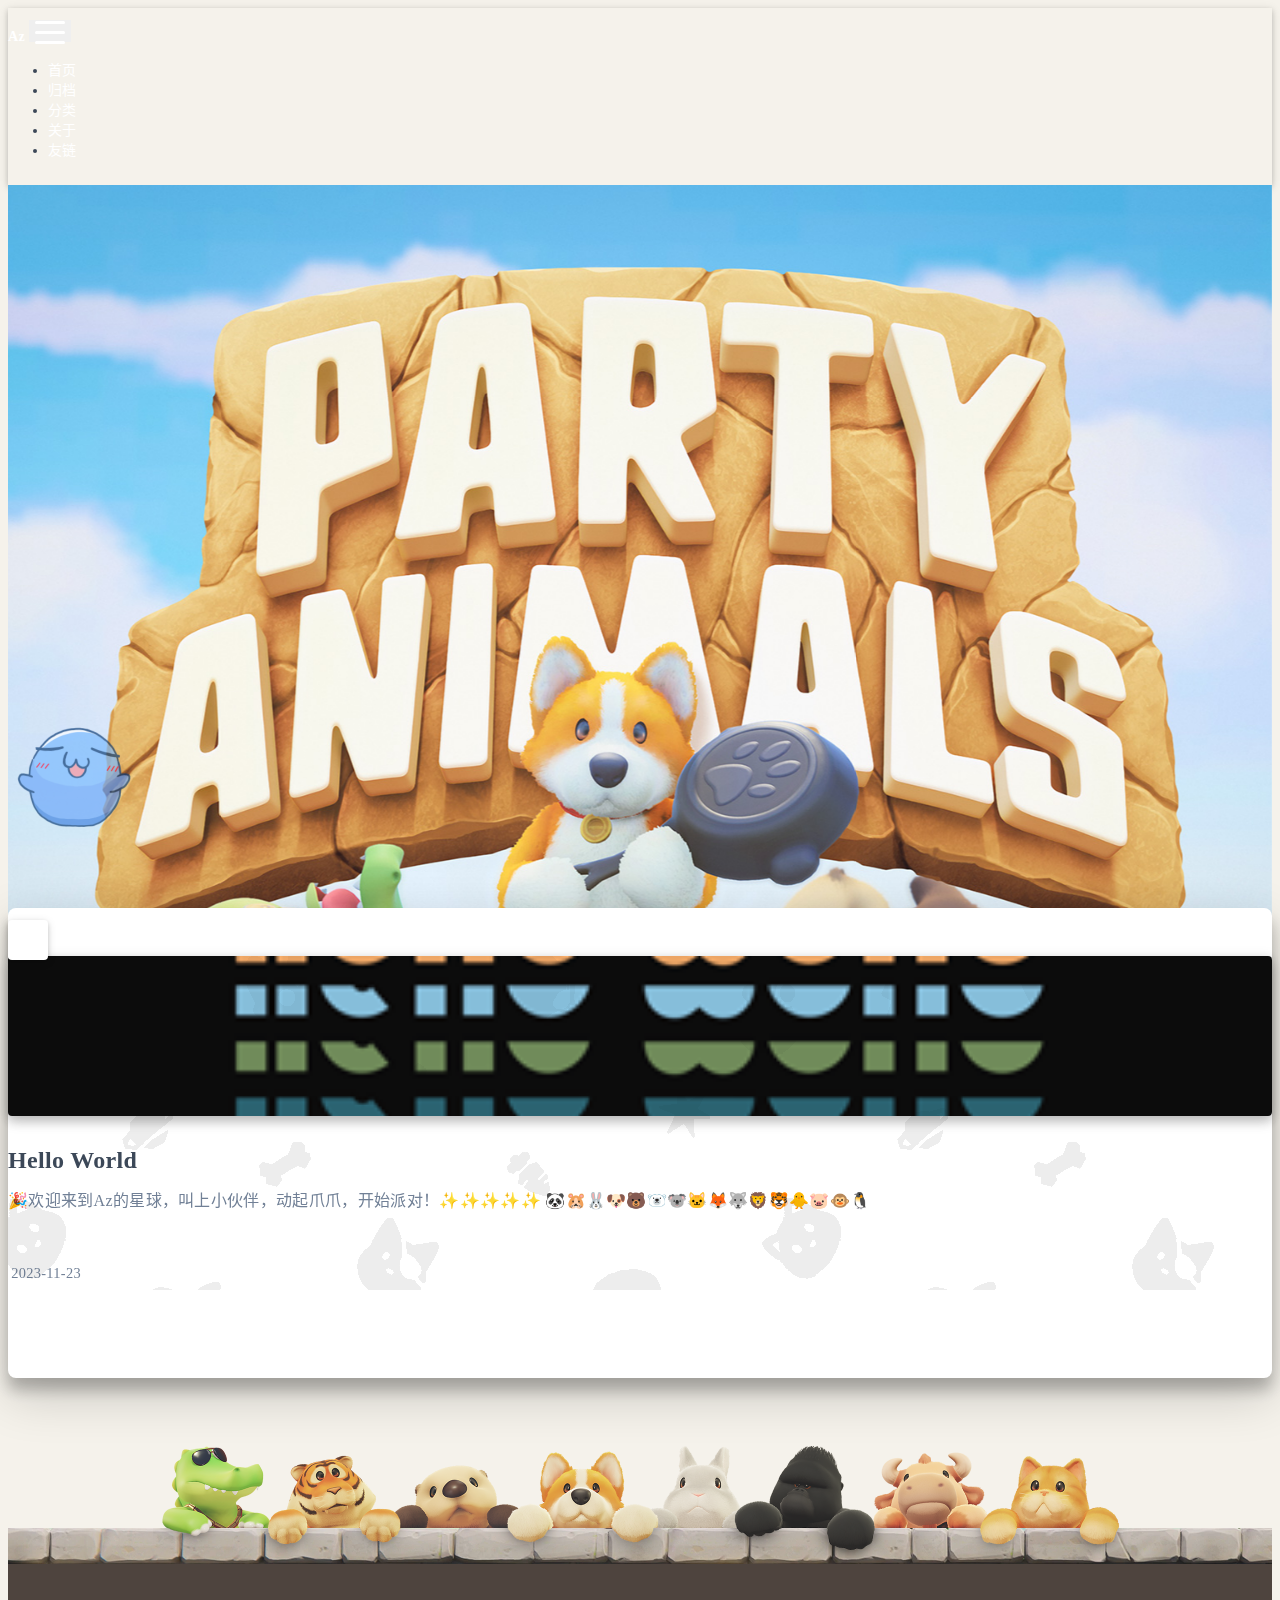
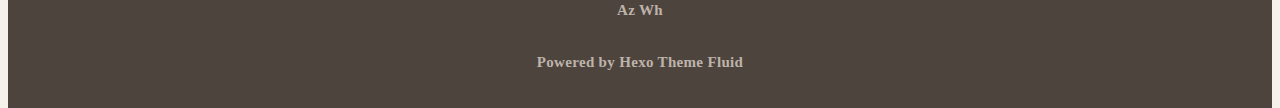
<file: index.html>
<!DOCTYPE html>
<html lang="zh-CN" >



<head>
  <meta charset="UTF-8">
  <link rel="apple-touch-icon" sizes="76x76" href="/img/Elk.png">
  <link rel="icon" href="/img/Elk.svg">
  <meta name="viewport" content="width=device-width, initial-scale=1.0, maximum-scale=5.0, shrink-to-fit=no">
  <meta http-equiv="x-ua-compatible" content="ie=edge">
  
  <meta name="theme-color" content="#2f4154">
  <meta name="author" content="Az">
  <meta name="keywords" content="">
  
    <meta property="og:type" content="website">
<meta property="og:title" content="Az的知识星球">
<meta property="og:url" content="http://example.com/index.html">
<meta property="og:site_name" content="Az的知识星球">
<meta property="og:locale" content="zh_CN">
<meta property="article:author" content="Az">
<meta name="twitter:card" content="summary_large_image">
  
  
  
  <title>Az的知识星球</title>

  <link  rel="stylesheet" href="https://lib.baomitu.com/twitter-bootstrap/4.6.1/css/bootstrap.min.css" />





<!-- 主题依赖的图标库，不要自行修改 -->
<!-- Do not modify the link that theme dependent icons -->

<link rel="stylesheet" href="//at.alicdn.com/t/font_1749284_hj8rtnfg7um.css">



<link rel="stylesheet" href="//at.alicdn.com/t/font_1736178_lbnruvf0jn.css">


<link  rel="stylesheet" href="/css/main.css" />


  <link id="highlight-css" rel="stylesheet" href="/css/highlight.css" />
  



  
<link rel="stylesheet" href="/css/general.css">



  <script id="fluid-configs">
    var Fluid = window.Fluid || {};
    Fluid.ctx = Object.assign({}, Fluid.ctx)
    var CONFIG = {"hostname":"example.com","root":"/","version":"1.9.5-a","typing":{"enable":true,"typeSpeed":70,"cursorChar":"_","loop":false,"scope":[]},"anchorjs":{"enable":true,"element":"h1,h2,h3,h4,h5,h6","placement":"left","visible":"hover","icon":"❡"},"progressbar":{"enable":true,"height_px":3,"color":"#29d","options":{"showSpinner":false,"trickleSpeed":100}},"code_language":{"enable":true,"default":"TEXT"},"copy_btn":true,"image_caption":{"enable":true},"image_zoom":{"enable":true,"img_url_replace":["",""]},"toc":{"enable":true,"placement":"right","headingSelector":"h1,h2,h3,h4,h5,h6","collapseDepth":2},"lazyload":{"enable":true,"loading_img":"/img/loading.gif","onlypost":false,"offset_factor":2},"web_analytics":{"enable":false,"follow_dnt":true,"baidu":null,"google":{"measurement_id":null},"tencent":{"sid":null,"cid":null},"woyaola":null,"cnzz":null,"leancloud":{"app_id":null,"app_key":null,"server_url":null,"path":"window.location.pathname","ignore_local":false}},"search_path":"/local-search.xml","include_content_in_search":true};

    if (CONFIG.web_analytics.follow_dnt) {
      var dntVal = navigator.doNotTrack || window.doNotTrack || navigator.msDoNotTrack;
      Fluid.ctx.dnt = dntVal && (dntVal.startsWith('1') || dntVal.startsWith('yes') || dntVal.startsWith('on'));
    }
  </script>
  <script  src="/js/utils.js" ></script>
  <script  src="/js/color-schema.js" ></script>
  


  
<meta name="generator" content="Hexo 6.3.0"></head>


<body>
  

  <header>
    

<div class="header-inner" style="height: 100vh;">
  <nav id="navbar" class="navbar fixed-top  navbar-expand-lg navbar-dark scrolling-navbar">
  <div class="container">
    <a class="navbar-brand" href="/">
      <strong>Az</strong>
    </a>

    <button id="navbar-toggler-btn" class="navbar-toggler" type="button" data-toggle="collapse"
            data-target="#navbarSupportedContent"
            aria-controls="navbarSupportedContent" aria-expanded="false" aria-label="Toggle navigation">
      <div class="animated-icon"><span></span><span></span><span></span></div>
    </button>

    <!-- Collapsible content -->
    <div class="collapse navbar-collapse" id="navbarSupportedContent">
      <ul class="navbar-nav ml-auto text-center">
        
          
          
          
          
            <li class="nav-item">
              <a class="nav-link" href="/">
                <i class="iconfont icon-home-fill"></i>
                <span>首页</span>
              </a>
            </li>
          
        
          
          
          
          
            <li class="nav-item">
              <a class="nav-link" href="/archives/">
                <i class="iconfont icon-archive-fill"></i>
                <span>归档</span>
              </a>
            </li>
          
        
          
          
          
          
            <li class="nav-item">
              <a class="nav-link" href="/categories/">
                <i class="iconfont icon-category-fill"></i>
                <span>分类</span>
              </a>
            </li>
          
        
          
          
          
          
            <li class="nav-item">
              <a class="nav-link" href="/about/">
                <i class="iconfont icon-user-fill"></i>
                <span>关于</span>
              </a>
            </li>
          
        
          
          
          
          
            <li class="nav-item">
              <a class="nav-link" href="/links/">
                <i class="iconfont icon-link-fill"></i>
                <span>友链</span>
              </a>
            </li>
          
        
        
        
      </ul>
    </div>
  </div>
</nav>

  

<div id="banner" class="banner" parallax=true
     style="background: url('/img/media-image-2.jpg') no-repeat center center; background-size: cover;">
  <div class="full-bg-img">
    <div class="mask flex-center" style="background-color: rgba(0, 0, 0, 0)">
      <div class="banner-text text-center fade-in-up">
        <div class="h2">
          
            <span id="subtitle" data-typed-text=""></span>
          
        </div>

        
      </div>

      
        <div class="scroll-down-bar">
          <i class="iconfont icon-arrowdown"></i>
        </div>
      
    </div>
  </div>
</div>

</div>

  </header>

  <main>
    
      <div class="container nopadding-x-md">
        <div id="board"
          style="margin-top: 0">
          
          <div class="container">
            <div class="row">
              <div class="col-12 col-md-10 m-auto">
                


  <div class="row mx-auto index-card">
    
    
      <div class="col-12 col-md-4 m-auto index-img">
        <a href="/posts/4a17b156/" target="_self">
          <img src="/img/helloworld.png" srcset="/img/loading.gif" lazyload alt="Hello World">
        </a>
      </div>
    
    <article class="col-12 col-md-8 mx-auto index-info">
      <h2 class="index-header">
        
        <a href="/posts/4a17b156/" target="_self">
          Hello World
        </a>
      </h2>

      
      <a class="index-excerpt " href="/posts/4a17b156/" target="_self">
        <div>
          🎉欢迎来到Az的星球，叫上小伙伴，动起爪爪，开始派对！✨✨✨✨✨ 🐼🐹🐰🐶🐻🐻‍❄️🐨🐱🦊🐺🦁🐯🐥🐷🐵🐧
        </div>
      </a>

      <div class="index-btm post-metas">
        
          <div class="post-meta mr-3">
            <i class="iconfont icon-date"></i>
            <time datetime="2023-11-23 18:40" pubdate>
              2023-11-23
            </time>
          </div>
        
        
        
      </div>
    </article>
  </div>





              </div>
            </div>
          </div>
        </div>
      </div>
    

    
      <a id="scroll-top-button" aria-label="TOP" href="#" role="button">
        <i class="iconfont icon-arrowup" aria-hidden="true"></i>
      </a>
    

    

    
  </main>

  <footer>
    <div class="footer-inner">
  
    <div class="footer-content">
       <footer id="footer" role="contentinfo"> <div class="divider"> <div class="wall"></div> <img class="animals" src="/img/footer_animals_new.png" srcset="/img/loading.gif" lazyload alt="Footer Animals"> </div> <div class="container" data-index="450"> <p> <a href="https://jovy-rtt.github.io" target="_blank">Az</a> <i class="iconfont icon-love"></i> <a href="#" target="_blank">Wh</a> </p> <p> Powered by  <a href="https://hexo.io" target="_blank" rel="nofollow noopener"><span>Hexo</span></a> <i class="iconfont icon-pen"></i> Theme  <a href="https://github.com/fluid-dev/hexo-theme-fluid" target="_blank" rel="nofollow noopener"><span>Fluid</span></a> </p> </div> </footer> 
    </div>
  
  
  
  
</div>

  </footer>

  <!-- Scripts -->
  
  <script  src="https://lib.baomitu.com/nprogress/0.2.0/nprogress.min.js" ></script>
  <link  rel="stylesheet" href="https://lib.baomitu.com/nprogress/0.2.0/nprogress.min.css" />

  <script>
    NProgress.configure({"showSpinner":false,"trickleSpeed":100})
    NProgress.start()
    window.addEventListener('load', function() {
      NProgress.done();
    })
  </script>


<script  src="https://lib.baomitu.com/jquery/3.6.4/jquery.min.js" ></script>
<script  src="https://lib.baomitu.com/twitter-bootstrap/4.6.1/js/bootstrap.min.js" ></script>
<script  src="/js/events.js" ></script>
<script  src="/js/plugins.js" ></script>


  <script  src="https://lib.baomitu.com/typed.js/2.0.12/typed.min.js" ></script>
  <script>
    (function (window, document) {
      var typing = Fluid.plugins.typing;
      var subtitle = document.getElementById('subtitle');
      if (!subtitle || !typing) {
        return;
      }
      var text = subtitle.getAttribute('data-typed-text');
      
        typing(text);
      
    })(window, document);
  </script>




  
    <script  src="/js/img-lazyload.js" ></script>
  







  
<script src="/js/general.js"></script>



<!-- 主题的启动项，将它保持在最底部 -->
<!-- the boot of the theme, keep it at the bottom -->
<script  src="/js/boot.js" ></script>


  

  <noscript>
    <div class="noscript-warning">博客在允许 JavaScript 运行的环境下浏览效果更佳</div>
  </noscript>
<script src="/live2dw/lib/L2Dwidget.min.js?094cbace49a39548bed64abff5988b05"></script><script>L2Dwidget.init({"pluginRootPath":"live2dw/","pluginJsPath":"lib/","pluginModelPath":"assets/","tagMode":false,"debug":false,"model":{"jsonPath":"/live2dw/assets/wanko.model.json"},"display":{"position":"left","width":150,"height":300},"mobile":{"show":false,"scale":0.5},"react":{"opacity":0.7},"log":false});</script></body>
</html>
</file>
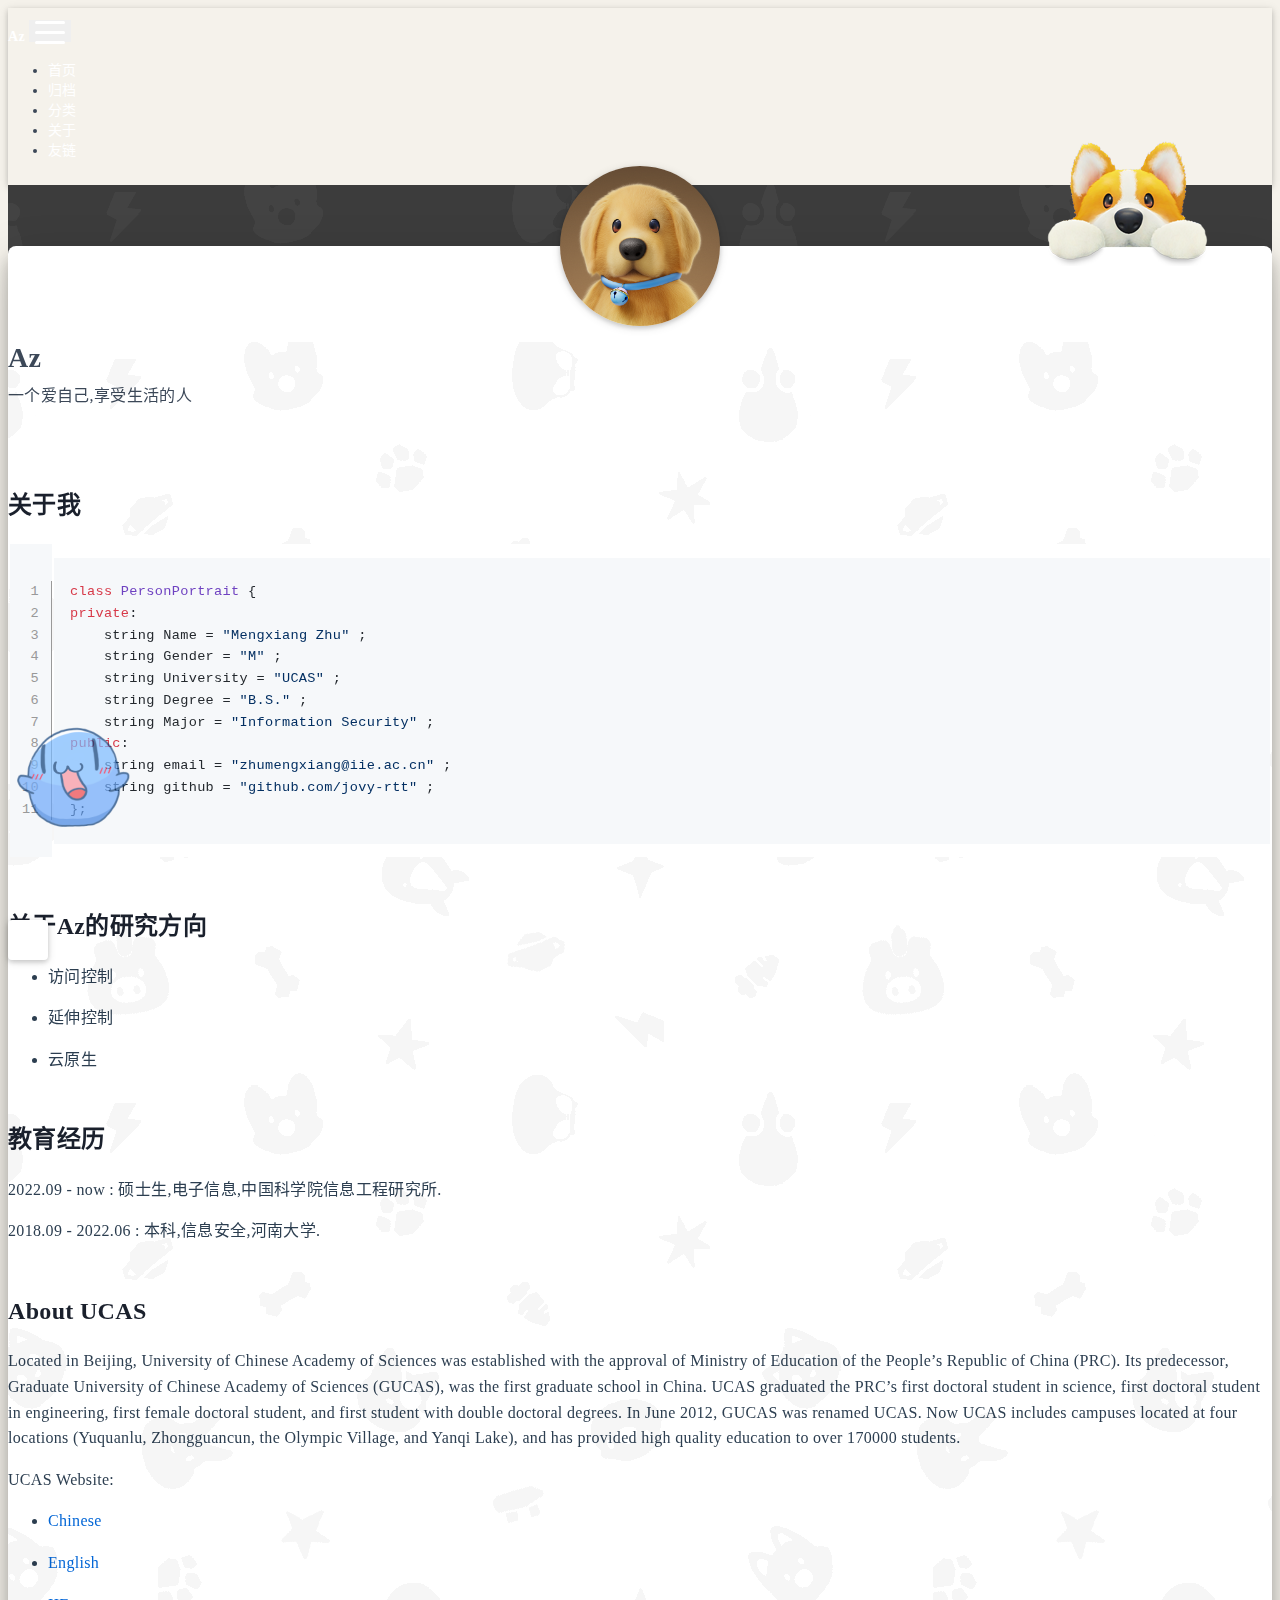
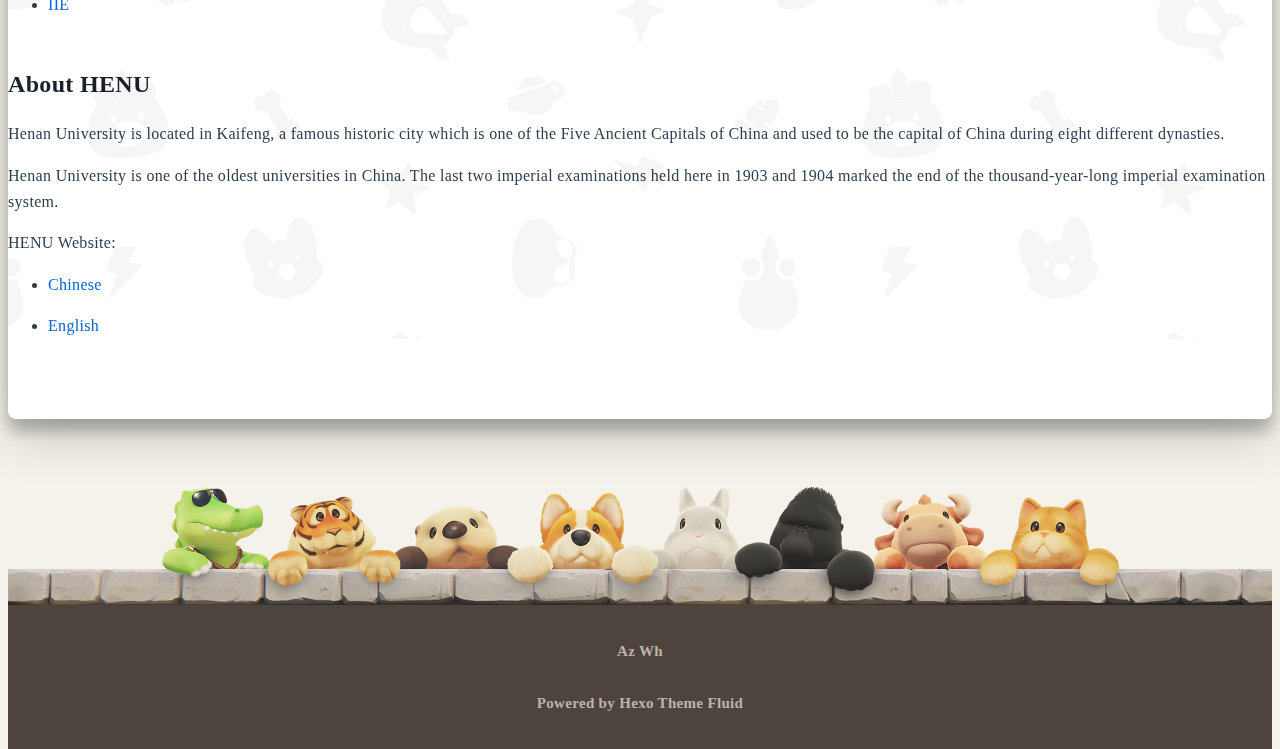
<file: about/index.html>
<!DOCTYPE html>
<html lang="zh-CN" >



<head>
  <meta charset="UTF-8">
  <link rel="apple-touch-icon" sizes="76x76" href="/img/Elk.png">
  <link rel="icon" href="/img/Elk.svg">
  <meta name="viewport" content="width=device-width, initial-scale=1.0, maximum-scale=5.0, shrink-to-fit=no">
  <meta http-equiv="x-ua-compatible" content="ie=edge">
  
  <meta name="theme-color" content="#2f4154">
  <meta name="author" content="Az">
  <meta name="keywords" content="">
  
    <meta name="description" content="关于我1234567891011class PersonPortrait &amp;#123;private:    string Name &#x3D; &quot;Mengxiang Zhu&quot; ;    string Gender &#x3D; &quot;M&quot; ;    string University &#x3D; &quot;UCAS&quot; ;    string Degree &#x3D; &quot;B">
<meta property="og:type" content="website">
<meta property="og:title" content="关于">
<meta property="og:url" content="http://example.com/about/index.html">
<meta property="og:site_name" content="Az的知识星球">
<meta property="og:description" content="关于我1234567891011class PersonPortrait &amp;#123;private:    string Name &#x3D; &quot;Mengxiang Zhu&quot; ;    string Gender &#x3D; &quot;M&quot; ;    string University &#x3D; &quot;UCAS&quot; ;    string Degree &#x3D; &quot;B">
<meta property="og:locale" content="zh_CN">
<meta property="article:published_time" content="2023-12-04T08:15:21.000Z">
<meta property="article:modified_time" content="2023-12-04T12:10:32.783Z">
<meta property="article:author" content="Az">
<meta name="twitter:card" content="summary_large_image">
  
  
  
  <title>关于 - Az的知识星球</title>

  <link  rel="stylesheet" href="https://lib.baomitu.com/twitter-bootstrap/4.6.1/css/bootstrap.min.css" />



  <link  rel="stylesheet" href="https://lib.baomitu.com/github-markdown-css/4.0.0/github-markdown.min.css" />

  <link  rel="stylesheet" href="https://lib.baomitu.com/hint.css/2.7.0/hint.min.css" />

  <link  rel="stylesheet" href="https://lib.baomitu.com/fancybox/3.5.7/jquery.fancybox.min.css" />



<!-- 主题依赖的图标库，不要自行修改 -->
<!-- Do not modify the link that theme dependent icons -->

<link rel="stylesheet" href="//at.alicdn.com/t/font_1749284_hj8rtnfg7um.css">



<link rel="stylesheet" href="//at.alicdn.com/t/font_1736178_lbnruvf0jn.css">


<link  rel="stylesheet" href="/css/main.css" />


  <link id="highlight-css" rel="stylesheet" href="/css/highlight.css" />
  



  
<link rel="stylesheet" href="/css/general.css">



  <script id="fluid-configs">
    var Fluid = window.Fluid || {};
    Fluid.ctx = Object.assign({}, Fluid.ctx)
    var CONFIG = {"hostname":"example.com","root":"/","version":"1.9.5-a","typing":{"enable":true,"typeSpeed":70,"cursorChar":"_","loop":false,"scope":[]},"anchorjs":{"enable":true,"element":"h1,h2,h3,h4,h5,h6","placement":"left","visible":"hover","icon":"❡"},"progressbar":{"enable":true,"height_px":3,"color":"#29d","options":{"showSpinner":false,"trickleSpeed":100}},"code_language":{"enable":true,"default":"TEXT"},"copy_btn":true,"image_caption":{"enable":true},"image_zoom":{"enable":true,"img_url_replace":["",""]},"toc":{"enable":true,"placement":"right","headingSelector":"h1,h2,h3,h4,h5,h6","collapseDepth":2},"lazyload":{"enable":true,"loading_img":"/img/loading.gif","onlypost":false,"offset_factor":2},"web_analytics":{"enable":false,"follow_dnt":true,"baidu":null,"google":{"measurement_id":null},"tencent":{"sid":null,"cid":null},"woyaola":null,"cnzz":null,"leancloud":{"app_id":null,"app_key":null,"server_url":null,"path":"window.location.pathname","ignore_local":false}},"search_path":"/local-search.xml","include_content_in_search":true};

    if (CONFIG.web_analytics.follow_dnt) {
      var dntVal = navigator.doNotTrack || window.doNotTrack || navigator.msDoNotTrack;
      Fluid.ctx.dnt = dntVal && (dntVal.startsWith('1') || dntVal.startsWith('yes') || dntVal.startsWith('on'));
    }
  </script>
  <script  src="/js/utils.js" ></script>
  <script  src="/js/color-schema.js" ></script>
  


  
<meta name="generator" content="Hexo 6.3.0"></head>


<body>
  

  <header>
    

<div class="header-inner" style="height: 30vh;">
  <nav id="navbar" class="navbar fixed-top  navbar-expand-lg navbar-dark scrolling-navbar">
  <div class="container">
    <a class="navbar-brand" href="/">
      <strong>Az</strong>
    </a>

    <button id="navbar-toggler-btn" class="navbar-toggler" type="button" data-toggle="collapse"
            data-target="#navbarSupportedContent"
            aria-controls="navbarSupportedContent" aria-expanded="false" aria-label="Toggle navigation">
      <div class="animated-icon"><span></span><span></span><span></span></div>
    </button>

    <!-- Collapsible content -->
    <div class="collapse navbar-collapse" id="navbarSupportedContent">
      <ul class="navbar-nav ml-auto text-center">
        
          
          
          
          
            <li class="nav-item">
              <a class="nav-link" href="/">
                <i class="iconfont icon-home-fill"></i>
                <span>首页</span>
              </a>
            </li>
          
        
          
          
          
          
            <li class="nav-item">
              <a class="nav-link" href="/archives/">
                <i class="iconfont icon-archive-fill"></i>
                <span>归档</span>
              </a>
            </li>
          
        
          
          
          
          
            <li class="nav-item">
              <a class="nav-link" href="/categories/">
                <i class="iconfont icon-category-fill"></i>
                <span>分类</span>
              </a>
            </li>
          
        
          
          
          
          
            <li class="nav-item">
              <a class="nav-link" href="/about/">
                <i class="iconfont icon-user-fill"></i>
                <span>关于</span>
              </a>
            </li>
          
        
          
          
          
          
            <li class="nav-item">
              <a class="nav-link" href="/links/">
                <i class="iconfont icon-link-fill"></i>
                <span>友链</span>
              </a>
            </li>
          
        
        
        
      </ul>
    </div>
  </div>
</nav>

  

<div id="banner" class="banner" parallax=true
     style="background: url('/img/default.png') no-repeat center center; background-size: cover;">
  <div class="full-bg-img">
    <div class="mask flex-center" style="background-color: rgba(0, 0, 0, 0)">
      <div class="banner-text text-center fade-in-up">
        <div class="h2">
          
            <span id="subtitle" data-typed-text="关于"></span>
          
        </div>

        
      </div>

      
    </div>
  </div>
</div>

</div>

  </header>

  <main>
    
      <div class="container nopadding-x-md">
        <div id="board"
          >
          
            <div class="about-avatar">
              <img src="/img/avatars-17.png" srcset="/img/loading.gif" lazyload class="img-fluid" alt="avatar">
            </div>
          
          <div class="container">
            <div class="row">
              <div class="col-12 col-md-10 m-auto">
                

<div class="text-center">
  <div class="about-info">
    <div class="about-name">Az</div>
    <div class="about-intro">一个爱自己,享受生活的人</div>
    <div class="about-icons">
      
        
        
        
        <a href=https://jovy-rtt.github.io/ class="
           hint--bottom hint--rounded"
           aria-label=GitHub
           target="_blank"
        >
          <i class="iconfont icon-github-fill" aria-hidden="true"></i>
          
        </a>
      
        
        
        
        <a href=/zhumengxiang@iie.ac.cn class="
           hint--bottom hint--rounded"
           aria-label=zhumengxiang@iie.ac.cn
           target="_blank"
        >
          <i class="iconfont icon-mail" aria-hidden="true"></i>
          
        </a>
      
    </div>
  </div>
</div>

<article class="about-content page-content mt-5">
  <div class="markdown-body">
    <h2 id="关于我"><a href="#关于我" class="headerlink" title="关于我"></a>关于我</h2><figure class="highlight c++"><table><tr><td class="gutter"><pre><span class="line">1</span><br><span class="line">2</span><br><span class="line">3</span><br><span class="line">4</span><br><span class="line">5</span><br><span class="line">6</span><br><span class="line">7</span><br><span class="line">8</span><br><span class="line">9</span><br><span class="line">10</span><br><span class="line">11</span><br></pre></td><td class="code"><pre><code class="hljs c++"><span class="hljs-keyword">class</span> <span class="hljs-title class_">PersonPortrait</span> &#123;<br><span class="hljs-keyword">private</span>:<br>    string Name = <span class="hljs-string">&quot;Mengxiang Zhu&quot;</span> ;<br>    string Gender = <span class="hljs-string">&quot;M&quot;</span> ;<br>    string University = <span class="hljs-string">&quot;UCAS&quot;</span> ;<br>    string Degree = <span class="hljs-string">&quot;B.S.&quot;</span> ;<br>    string Major = <span class="hljs-string">&quot;Information Security&quot;</span> ;<br><span class="hljs-keyword">public</span>:<br>    string email = <span class="hljs-string">&quot;zhumengxiang@iie.ac.cn&quot;</span> ;<br>    string github = <span class="hljs-string">&quot;github.com/jovy-rtt&quot;</span> ;<br>&#125;;<br></code></pre></td></tr></table></figure>

<h2 id="关于Az的研究方向"><a href="#关于Az的研究方向" class="headerlink" title="关于Az的研究方向"></a>关于Az的研究方向</h2><ul>
<li><p>访问控制</p>
</li>
<li><p>延伸控制</p>
</li>
<li><p>云原生</p>
</li>
</ul>
<h2 id="教育经历"><a href="#教育经历" class="headerlink" title="教育经历"></a>教育经历</h2><p>2022.09 -   now   : 硕士生,电子信息,中国科学院信息工程研究所.</p>
<p>2018.09 - 2022.06 : 本科,信息安全,河南大学.</p>
<h2 id="About-UCAS"><a href="#About-UCAS" class="headerlink" title="About UCAS"></a>About UCAS</h2><p>Located in Beijing, University of Chinese Academy of Sciences was established with the approval of Ministry of Education of the People’s Republic of China (PRC). Its predecessor,  Graduate University of Chinese Academy of Sciences (GUCAS), was the first graduate school in China. UCAS graduated the PRC’s first doctoral student in science, first doctoral student in engineering, first female doctoral student, and first student with double doctoral degrees. In June 2012, GUCAS was renamed UCAS. Now UCAS includes campuses located at four locations (Yuquanlu, Zhongguancun, the Olympic Village, and Yanqi Lake), and has provided high quality education to over 170000 students.</p>
<p>UCAS Website:</p>
<ul>
<li><p><a target="_blank" rel="noopener" href="https://www.ucas.ac.cn/">Chinese</a></p>
</li>
<li><p><a target="_blank" rel="noopener" href="https://english.ucas.ac.cn/">English</a></p>
</li>
<li><p><a target="_blank" rel="noopener" href="http://www.iie.ac.cn/">IIE</a></p>
</li>
</ul>
<h2 id="About-HENU"><a href="#About-HENU" class="headerlink" title="About HENU"></a>About HENU</h2><p>Henan University is located in Kaifeng, a famous historic city which is one of the Five Ancient Capitals of China and used to be the capital of China during eight different dynasties.</p>
<p>Henan University is one of the oldest universities in China. The last two imperial examinations held here in 1903 and 1904 marked the end of the thousand-year-long imperial examination system.</p>
<p>HENU Website:</p>
<ul>
<li><p><a target="_blank" rel="noopener" href="https://www.henu.edu.cn/">Chinese</a></p>
</li>
<li><p><a target="_blank" rel="noopener" href="https://iao.henu.edu.cn/yw/Home.htm">English</a></p>
</li>
</ul>

  </div>

  
</article>





  



  



  



  



  





              </div>
            </div>
          </div>
        </div>
      </div>
    

    
      <a id="scroll-top-button" aria-label="TOP" href="#" role="button">
        <i class="iconfont icon-arrowup" aria-hidden="true"></i>
      </a>
    

    

    
  </main>

  <footer>
    <div class="footer-inner">
  
    <div class="footer-content">
       <footer id="footer" role="contentinfo"> <div class="divider"> <div class="wall"></div> <img class="animals" src="/img/footer_animals_new.png" srcset="/img/loading.gif" lazyload alt="Footer Animals"> </div> <div class="container" data-index="450"> <p> <a href="https://jovy-rtt.github.io" target="_blank">Az</a> <i class="iconfont icon-love"></i> <a href="#" target="_blank">Wh</a> </p> <p> Powered by  <a href="https://hexo.io" target="_blank" rel="nofollow noopener"><span>Hexo</span></a> <i class="iconfont icon-pen"></i> Theme  <a href="https://github.com/fluid-dev/hexo-theme-fluid" target="_blank" rel="nofollow noopener"><span>Fluid</span></a> </p> </div> </footer> 
    </div>
  
  
  
  
</div>

  </footer>

  <!-- Scripts -->
  
  <script  src="https://lib.baomitu.com/nprogress/0.2.0/nprogress.min.js" ></script>
  <link  rel="stylesheet" href="https://lib.baomitu.com/nprogress/0.2.0/nprogress.min.css" />

  <script>
    NProgress.configure({"showSpinner":false,"trickleSpeed":100})
    NProgress.start()
    window.addEventListener('load', function() {
      NProgress.done();
    })
  </script>


<script  src="https://lib.baomitu.com/jquery/3.6.4/jquery.min.js" ></script>
<script  src="https://lib.baomitu.com/twitter-bootstrap/4.6.1/js/bootstrap.min.js" ></script>
<script  src="/js/events.js" ></script>
<script  src="/js/plugins.js" ></script>


  <script  src="https://lib.baomitu.com/typed.js/2.0.12/typed.min.js" ></script>
  <script>
    (function (window, document) {
      var typing = Fluid.plugins.typing;
      var subtitle = document.getElementById('subtitle');
      if (!subtitle || !typing) {
        return;
      }
      var text = subtitle.getAttribute('data-typed-text');
      
        typing(text);
      
    })(window, document);
  </script>




  
    <script  src="/js/img-lazyload.js" ></script>
  




  <script src=https://lib.baomitu.com/clipboard.js/2.0.11/clipboard.min.js></script>

  <script>Fluid.plugins.codeWidget();</script>


  
<script>
  Fluid.utils.createScript('https://lib.baomitu.com/anchor-js/4.3.1/anchor.min.js', function() {
    window.anchors.options = {
      placement: CONFIG.anchorjs.placement,
      visible  : CONFIG.anchorjs.visible
    };
    if (CONFIG.anchorjs.icon) {
      window.anchors.options.icon = CONFIG.anchorjs.icon;
    }
    var el = (CONFIG.anchorjs.element || 'h1,h2,h3,h4,h5,h6').split(',');
    var res = [];
    for (var item of el) {
      res.push('.markdown-body > ' + item.trim());
    }
    if (CONFIG.anchorjs.placement === 'left') {
      window.anchors.options.class = 'anchorjs-link-left';
    }
    window.anchors.add(res.join(', '));

    Fluid.events.registerRefreshCallback(function() {
      if ('anchors' in window) {
        anchors.removeAll();
        var el = (CONFIG.anchorjs.element || 'h1,h2,h3,h4,h5,h6').split(',');
        var res = [];
        for (var item of el) {
          res.push('.markdown-body > ' + item.trim());
        }
        if (CONFIG.anchorjs.placement === 'left') {
          anchors.options.class = 'anchorjs-link-left';
        }
        anchors.add(res.join(', '));
      }
    });
  });
</script>


  
<script>
  Fluid.utils.createScript('https://lib.baomitu.com/fancybox/3.5.7/jquery.fancybox.min.js', function() {
    Fluid.plugins.fancyBox();
  });
</script>


  <script>Fluid.plugins.imageCaption();</script>




  
<script src="/js/general.js"></script>



<!-- 主题的启动项，将它保持在最底部 -->
<!-- the boot of the theme, keep it at the bottom -->
<script  src="/js/boot.js" ></script>


  

  <noscript>
    <div class="noscript-warning">博客在允许 JavaScript 运行的环境下浏览效果更佳</div>
  </noscript>
<script src="/live2dw/lib/L2Dwidget.min.js?094cbace49a39548bed64abff5988b05"></script><script>L2Dwidget.init({"pluginRootPath":"live2dw/","pluginJsPath":"lib/","pluginModelPath":"assets/","tagMode":false,"debug":false,"model":{"jsonPath":"/live2dw/assets/wanko.model.json"},"display":{"position":"left","width":150,"height":300},"mobile":{"show":false,"scale":0.5},"react":{"opacity":0.7},"log":false});</script></body>
</html>
</file>
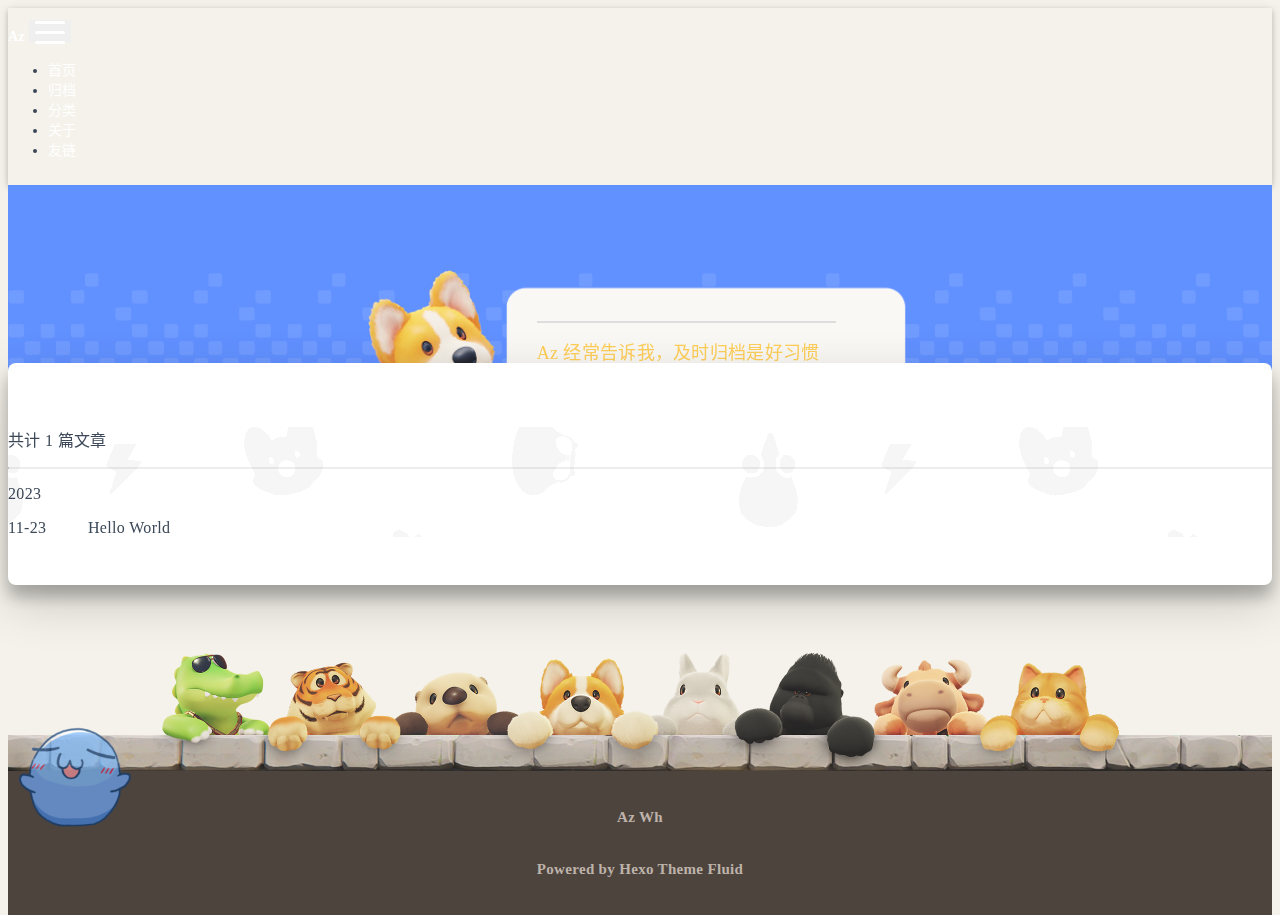
<file: archives/index.html>
<!DOCTYPE html>
<html lang="zh-CN" >



<head>
  <meta charset="UTF-8">
  <link rel="apple-touch-icon" sizes="76x76" href="/img/Elk.png">
  <link rel="icon" href="/img/Elk.svg">
  <meta name="viewport" content="width=device-width, initial-scale=1.0, maximum-scale=5.0, shrink-to-fit=no">
  <meta http-equiv="x-ua-compatible" content="ie=edge">
  
  <meta name="theme-color" content="#2f4154">
  <meta name="author" content="Az">
  <meta name="keywords" content="">
  
    <meta property="og:type" content="website">
<meta property="og:title" content="归档">
<meta property="og:url" content="http://example.com/archives/index.html">
<meta property="og:site_name" content="Az的知识星球">
<meta property="og:locale" content="zh_CN">
<meta property="article:author" content="Az">
<meta name="twitter:card" content="summary_large_image">
  
  
  
  <title>归档 - Az的知识星球</title>

  <link  rel="stylesheet" href="https://lib.baomitu.com/twitter-bootstrap/4.6.1/css/bootstrap.min.css" />





<!-- 主题依赖的图标库，不要自行修改 -->
<!-- Do not modify the link that theme dependent icons -->

<link rel="stylesheet" href="//at.alicdn.com/t/font_1749284_hj8rtnfg7um.css">



<link rel="stylesheet" href="//at.alicdn.com/t/font_1736178_lbnruvf0jn.css">


<link  rel="stylesheet" href="/css/main.css" />


  <link id="highlight-css" rel="stylesheet" href="/css/highlight.css" />
  



  
<link rel="stylesheet" href="/css/general.css">



  <script id="fluid-configs">
    var Fluid = window.Fluid || {};
    Fluid.ctx = Object.assign({}, Fluid.ctx)
    var CONFIG = {"hostname":"example.com","root":"/","version":"1.9.5-a","typing":{"enable":true,"typeSpeed":70,"cursorChar":"_","loop":false,"scope":[]},"anchorjs":{"enable":true,"element":"h1,h2,h3,h4,h5,h6","placement":"left","visible":"hover","icon":"❡"},"progressbar":{"enable":true,"height_px":3,"color":"#29d","options":{"showSpinner":false,"trickleSpeed":100}},"code_language":{"enable":true,"default":"TEXT"},"copy_btn":true,"image_caption":{"enable":true},"image_zoom":{"enable":true,"img_url_replace":["",""]},"toc":{"enable":true,"placement":"right","headingSelector":"h1,h2,h3,h4,h5,h6","collapseDepth":2},"lazyload":{"enable":true,"loading_img":"/img/loading.gif","onlypost":false,"offset_factor":2},"web_analytics":{"enable":false,"follow_dnt":true,"baidu":null,"google":{"measurement_id":null},"tencent":{"sid":null,"cid":null},"woyaola":null,"cnzz":null,"leancloud":{"app_id":null,"app_key":null,"server_url":null,"path":"window.location.pathname","ignore_local":false}},"search_path":"/local-search.xml","include_content_in_search":true};

    if (CONFIG.web_analytics.follow_dnt) {
      var dntVal = navigator.doNotTrack || window.doNotTrack || navigator.msDoNotTrack;
      Fluid.ctx.dnt = dntVal && (dntVal.startsWith('1') || dntVal.startsWith('yes') || dntVal.startsWith('on'));
    }
  </script>
  <script  src="/js/utils.js" ></script>
  <script  src="/js/color-schema.js" ></script>
  


  
<meta name="generator" content="Hexo 6.3.0"></head>


<body>
  

  <header>
    

<div class="header-inner" style="height: 43vh;">
  <nav id="navbar" class="navbar fixed-top  navbar-expand-lg navbar-dark scrolling-navbar">
  <div class="container">
    <a class="navbar-brand" href="/">
      <strong>Az</strong>
    </a>

    <button id="navbar-toggler-btn" class="navbar-toggler" type="button" data-toggle="collapse"
            data-target="#navbarSupportedContent"
            aria-controls="navbarSupportedContent" aria-expanded="false" aria-label="Toggle navigation">
      <div class="animated-icon"><span></span><span></span><span></span></div>
    </button>

    <!-- Collapsible content -->
    <div class="collapse navbar-collapse" id="navbarSupportedContent">
      <ul class="navbar-nav ml-auto text-center">
        
          
          
          
          
            <li class="nav-item">
              <a class="nav-link" href="/">
                <i class="iconfont icon-home-fill"></i>
                <span>首页</span>
              </a>
            </li>
          
        
          
          
          
          
            <li class="nav-item">
              <a class="nav-link" href="/archives/">
                <i class="iconfont icon-archive-fill"></i>
                <span>归档</span>
              </a>
            </li>
          
        
          
          
          
          
            <li class="nav-item">
              <a class="nav-link" href="/categories/">
                <i class="iconfont icon-category-fill"></i>
                <span>分类</span>
              </a>
            </li>
          
        
          
          
          
          
            <li class="nav-item">
              <a class="nav-link" href="/about/">
                <i class="iconfont icon-user-fill"></i>
                <span>关于</span>
              </a>
            </li>
          
        
          
          
          
          
            <li class="nav-item">
              <a class="nav-link" href="/links/">
                <i class="iconfont icon-link-fill"></i>
                <span>友链</span>
              </a>
            </li>
          
        
        
        
      </ul>
    </div>
  </div>
</nav>

  

<div id="banner" class="banner" parallax=true
     style="background: url('/img/default.png') no-repeat center center; background-size: cover;">
  <div class="full-bg-img">
    <div class="mask flex-center" style="background-color: rgba(0, 0, 0, 0)">
      <div class="banner-text text-center fade-in-up">
        <div class="h2">
          
            <span id="subtitle" data-typed-text="归档"></span>
          
        </div>

        
      </div>

      
    </div>
  </div>
</div>

</div>

  </header>

  <main>
    
      <div class="container nopadding-x-md">
        <div id="board"
          >
          
          <div class="container">
            <div class="row">
              <div class="col-12 col-md-10 m-auto">
                

<div class="list-group">
  <p class="h4">共计 1 篇文章</p>
  <hr>
  
  
    
      
      <p class="h5">2023</p>
    
    <a href="/posts/4a17b156/" class="list-group-item list-group-item-action">
      <time>11-23</time>
      <div class="list-group-item-title">Hello World</div>
    </a>
  
</div>





              </div>
            </div>
          </div>
        </div>
      </div>
    

    
      <a id="scroll-top-button" aria-label="TOP" href="#" role="button">
        <i class="iconfont icon-arrowup" aria-hidden="true"></i>
      </a>
    

    

    
  </main>

  <footer>
    <div class="footer-inner">
  
    <div class="footer-content">
       <footer id="footer" role="contentinfo"> <div class="divider"> <div class="wall"></div> <img class="animals" src="/img/footer_animals_new.png" srcset="/img/loading.gif" lazyload alt="Footer Animals"> </div> <div class="container" data-index="450"> <p> <a href="https://jovy-rtt.github.io" target="_blank">Az</a> <i class="iconfont icon-love"></i> <a href="#" target="_blank">Wh</a> </p> <p> Powered by  <a href="https://hexo.io" target="_blank" rel="nofollow noopener"><span>Hexo</span></a> <i class="iconfont icon-pen"></i> Theme  <a href="https://github.com/fluid-dev/hexo-theme-fluid" target="_blank" rel="nofollow noopener"><span>Fluid</span></a> </p> </div> </footer> 
    </div>
  
  
  
  
</div>

  </footer>

  <!-- Scripts -->
  
  <script  src="https://lib.baomitu.com/nprogress/0.2.0/nprogress.min.js" ></script>
  <link  rel="stylesheet" href="https://lib.baomitu.com/nprogress/0.2.0/nprogress.min.css" />

  <script>
    NProgress.configure({"showSpinner":false,"trickleSpeed":100})
    NProgress.start()
    window.addEventListener('load', function() {
      NProgress.done();
    })
  </script>


<script  src="https://lib.baomitu.com/jquery/3.6.4/jquery.min.js" ></script>
<script  src="https://lib.baomitu.com/twitter-bootstrap/4.6.1/js/bootstrap.min.js" ></script>
<script  src="/js/events.js" ></script>
<script  src="/js/plugins.js" ></script>


  <script  src="https://lib.baomitu.com/typed.js/2.0.12/typed.min.js" ></script>
  <script>
    (function (window, document) {
      var typing = Fluid.plugins.typing;
      var subtitle = document.getElementById('subtitle');
      if (!subtitle || !typing) {
        return;
      }
      var text = subtitle.getAttribute('data-typed-text');
      
        typing(text);
      
    })(window, document);
  </script>




  
    <script  src="/js/img-lazyload.js" ></script>
  







  
<script src="/js/general.js"></script>



<!-- 主题的启动项，将它保持在最底部 -->
<!-- the boot of the theme, keep it at the bottom -->
<script  src="/js/boot.js" ></script>


  

  <noscript>
    <div class="noscript-warning">博客在允许 JavaScript 运行的环境下浏览效果更佳</div>
  </noscript>
<script src="/live2dw/lib/L2Dwidget.min.js?094cbace49a39548bed64abff5988b05"></script><script>L2Dwidget.init({"pluginRootPath":"live2dw/","pluginJsPath":"lib/","pluginModelPath":"assets/","tagMode":false,"debug":false,"model":{"jsonPath":"/live2dw/assets/wanko.model.json"},"display":{"position":"left","width":150,"height":300},"mobile":{"show":false,"scale":0.5},"react":{"opacity":0.7},"log":false});</script></body>
</html>
</file>
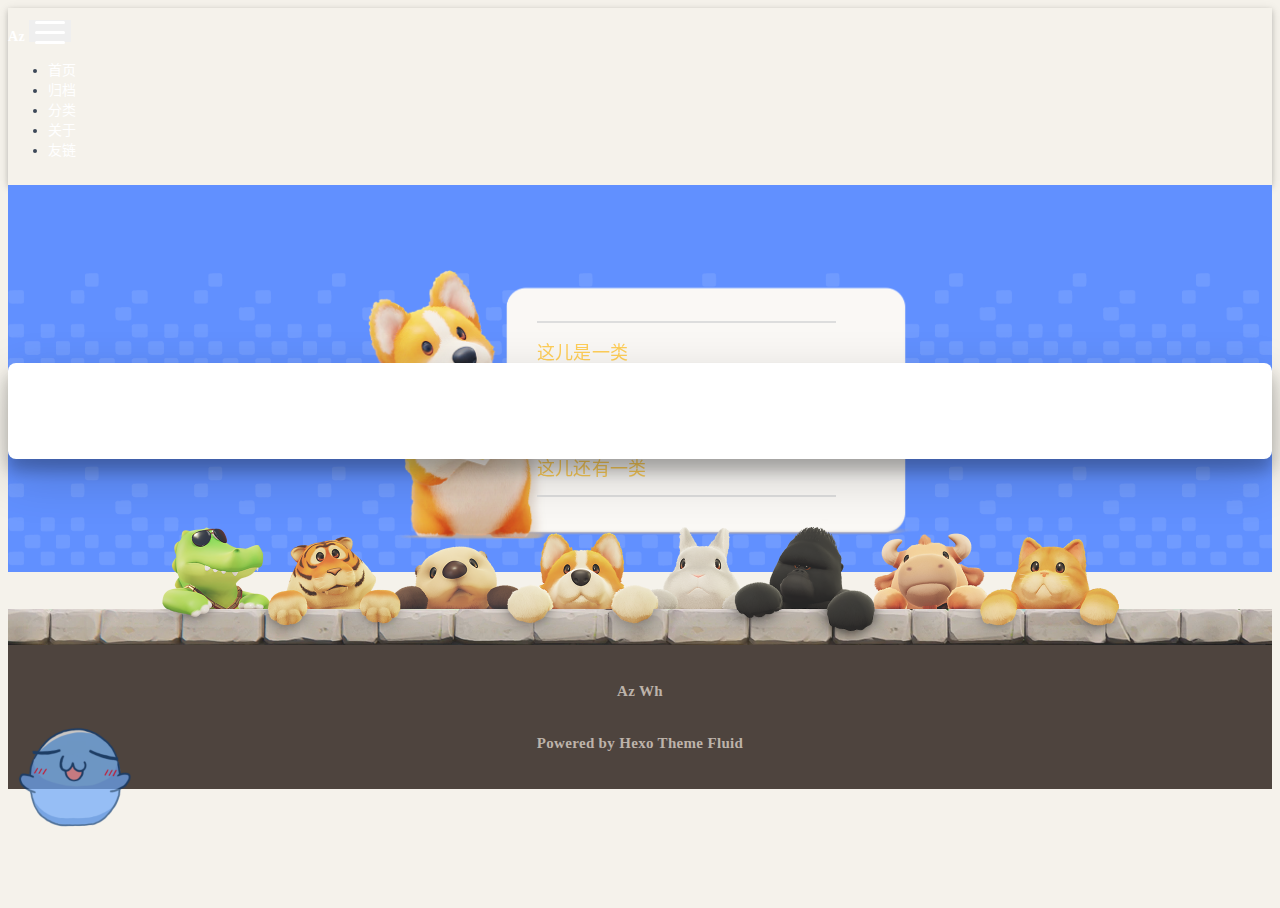
<file: categories/index.html>
<!DOCTYPE html>
<html lang="zh-CN" >



<head>
  <meta charset="UTF-8">
  <link rel="apple-touch-icon" sizes="76x76" href="/img/Elk.png">
  <link rel="icon" href="/img/Elk.svg">
  <meta name="viewport" content="width=device-width, initial-scale=1.0, maximum-scale=5.0, shrink-to-fit=no">
  <meta http-equiv="x-ua-compatible" content="ie=edge">
  
  <meta name="theme-color" content="#2f4154">
  <meta name="author" content="Az">
  <meta name="keywords" content="">
  
    <meta property="og:type" content="website">
<meta property="og:title" content="分类">
<meta property="og:url" content="http://example.com/categories/index.html">
<meta property="og:site_name" content="Az的知识星球">
<meta property="og:locale" content="zh_CN">
<meta property="article:author" content="Az">
<meta name="twitter:card" content="summary_large_image">
  
  
  
  <title>分类 - Az的知识星球</title>

  <link  rel="stylesheet" href="https://lib.baomitu.com/twitter-bootstrap/4.6.1/css/bootstrap.min.css" />





<!-- 主题依赖的图标库，不要自行修改 -->
<!-- Do not modify the link that theme dependent icons -->

<link rel="stylesheet" href="//at.alicdn.com/t/font_1749284_hj8rtnfg7um.css">



<link rel="stylesheet" href="//at.alicdn.com/t/font_1736178_lbnruvf0jn.css">


<link  rel="stylesheet" href="/css/main.css" />


  <link id="highlight-css" rel="stylesheet" href="/css/highlight.css" />
  



  
<link rel="stylesheet" href="/css/general.css">



  <script id="fluid-configs">
    var Fluid = window.Fluid || {};
    Fluid.ctx = Object.assign({}, Fluid.ctx)
    var CONFIG = {"hostname":"example.com","root":"/","version":"1.9.5-a","typing":{"enable":true,"typeSpeed":70,"cursorChar":"_","loop":false,"scope":[]},"anchorjs":{"enable":true,"element":"h1,h2,h3,h4,h5,h6","placement":"left","visible":"hover","icon":"❡"},"progressbar":{"enable":true,"height_px":3,"color":"#29d","options":{"showSpinner":false,"trickleSpeed":100}},"code_language":{"enable":true,"default":"TEXT"},"copy_btn":true,"image_caption":{"enable":true},"image_zoom":{"enable":true,"img_url_replace":["",""]},"toc":{"enable":true,"placement":"right","headingSelector":"h1,h2,h3,h4,h5,h6","collapseDepth":2},"lazyload":{"enable":true,"loading_img":"/img/loading.gif","onlypost":false,"offset_factor":2},"web_analytics":{"enable":false,"follow_dnt":true,"baidu":null,"google":{"measurement_id":null},"tencent":{"sid":null,"cid":null},"woyaola":null,"cnzz":null,"leancloud":{"app_id":null,"app_key":null,"server_url":null,"path":"window.location.pathname","ignore_local":false}},"search_path":"/local-search.xml","include_content_in_search":true};

    if (CONFIG.web_analytics.follow_dnt) {
      var dntVal = navigator.doNotTrack || window.doNotTrack || navigator.msDoNotTrack;
      Fluid.ctx.dnt = dntVal && (dntVal.startsWith('1') || dntVal.startsWith('yes') || dntVal.startsWith('on'));
    }
  </script>
  <script  src="/js/utils.js" ></script>
  <script  src="/js/color-schema.js" ></script>
  


  
<meta name="generator" content="Hexo 6.3.0"></head>


<body>
  

  <header>
    

<div class="header-inner" style="height: 43vh;">
  <nav id="navbar" class="navbar fixed-top  navbar-expand-lg navbar-dark scrolling-navbar">
  <div class="container">
    <a class="navbar-brand" href="/">
      <strong>Az</strong>
    </a>

    <button id="navbar-toggler-btn" class="navbar-toggler" type="button" data-toggle="collapse"
            data-target="#navbarSupportedContent"
            aria-controls="navbarSupportedContent" aria-expanded="false" aria-label="Toggle navigation">
      <div class="animated-icon"><span></span><span></span><span></span></div>
    </button>

    <!-- Collapsible content -->
    <div class="collapse navbar-collapse" id="navbarSupportedContent">
      <ul class="navbar-nav ml-auto text-center">
        
          
          
          
          
            <li class="nav-item">
              <a class="nav-link" href="/">
                <i class="iconfont icon-home-fill"></i>
                <span>首页</span>
              </a>
            </li>
          
        
          
          
          
          
            <li class="nav-item">
              <a class="nav-link" href="/archives/">
                <i class="iconfont icon-archive-fill"></i>
                <span>归档</span>
              </a>
            </li>
          
        
          
          
          
          
            <li class="nav-item">
              <a class="nav-link" href="/categories/">
                <i class="iconfont icon-category-fill"></i>
                <span>分类</span>
              </a>
            </li>
          
        
          
          
          
          
            <li class="nav-item">
              <a class="nav-link" href="/about/">
                <i class="iconfont icon-user-fill"></i>
                <span>关于</span>
              </a>
            </li>
          
        
          
          
          
          
            <li class="nav-item">
              <a class="nav-link" href="/links/">
                <i class="iconfont icon-link-fill"></i>
                <span>友链</span>
              </a>
            </li>
          
        
        
        
      </ul>
    </div>
  </div>
</nav>

  

<div id="banner" class="banner" parallax=true
     style="background: url('/img/default.png') no-repeat center center; background-size: cover;">
  <div class="full-bg-img">
    <div class="mask flex-center" style="background-color: rgba(0, 0, 0, 0)">
      <div class="banner-text text-center fade-in-up">
        <div class="h2">
          
            <span id="subtitle" data-typed-text="分类"></span>
          
        </div>

        
      </div>

      
    </div>
  </div>
</div>

</div>

  </header>

  <main>
    
      <div class="container nopadding-x-md">
        <div id="board"
          >
          
          <div class="container">
            <div class="row">
              <div class="col-12 col-md-10 m-auto">
                





<div class="category-list">
  
  
</div>


              </div>
            </div>
          </div>
        </div>
      </div>
    

    
      <a id="scroll-top-button" aria-label="TOP" href="#" role="button">
        <i class="iconfont icon-arrowup" aria-hidden="true"></i>
      </a>
    

    

    
  </main>

  <footer>
    <div class="footer-inner">
  
    <div class="footer-content">
       <footer id="footer" role="contentinfo"> <div class="divider"> <div class="wall"></div> <img class="animals" src="/img/footer_animals_new.png" srcset="/img/loading.gif" lazyload alt="Footer Animals"> </div> <div class="container" data-index="450"> <p> <a href="https://jovy-rtt.github.io" target="_blank">Az</a> <i class="iconfont icon-love"></i> <a href="#" target="_blank">Wh</a> </p> <p> Powered by  <a href="https://hexo.io" target="_blank" rel="nofollow noopener"><span>Hexo</span></a> <i class="iconfont icon-pen"></i> Theme  <a href="https://github.com/fluid-dev/hexo-theme-fluid" target="_blank" rel="nofollow noopener"><span>Fluid</span></a> </p> </div> </footer> 
    </div>
  
  
  
  
</div>

  </footer>

  <!-- Scripts -->
  
  <script  src="https://lib.baomitu.com/nprogress/0.2.0/nprogress.min.js" ></script>
  <link  rel="stylesheet" href="https://lib.baomitu.com/nprogress/0.2.0/nprogress.min.css" />

  <script>
    NProgress.configure({"showSpinner":false,"trickleSpeed":100})
    NProgress.start()
    window.addEventListener('load', function() {
      NProgress.done();
    })
  </script>


<script  src="https://lib.baomitu.com/jquery/3.6.4/jquery.min.js" ></script>
<script  src="https://lib.baomitu.com/twitter-bootstrap/4.6.1/js/bootstrap.min.js" ></script>
<script  src="/js/events.js" ></script>
<script  src="/js/plugins.js" ></script>


  <script  src="https://lib.baomitu.com/typed.js/2.0.12/typed.min.js" ></script>
  <script>
    (function (window, document) {
      var typing = Fluid.plugins.typing;
      var subtitle = document.getElementById('subtitle');
      if (!subtitle || !typing) {
        return;
      }
      var text = subtitle.getAttribute('data-typed-text');
      
        typing(text);
      
    })(window, document);
  </script>




  
    <script  src="/js/img-lazyload.js" ></script>
  







  
<script src="/js/general.js"></script>



<!-- 主题的启动项，将它保持在最底部 -->
<!-- the boot of the theme, keep it at the bottom -->
<script  src="/js/boot.js" ></script>


  

  <noscript>
    <div class="noscript-warning">博客在允许 JavaScript 运行的环境下浏览效果更佳</div>
  </noscript>
<script src="/live2dw/lib/L2Dwidget.min.js?094cbace49a39548bed64abff5988b05"></script><script>L2Dwidget.init({"pluginRootPath":"live2dw/","pluginJsPath":"lib/","pluginModelPath":"assets/","tagMode":false,"debug":false,"model":{"jsonPath":"/live2dw/assets/wanko.model.json"},"display":{"position":"left","width":150,"height":300},"mobile":{"show":false,"scale":0.5},"react":{"opacity":0.7},"log":false});</script></body>
</html>
</file>
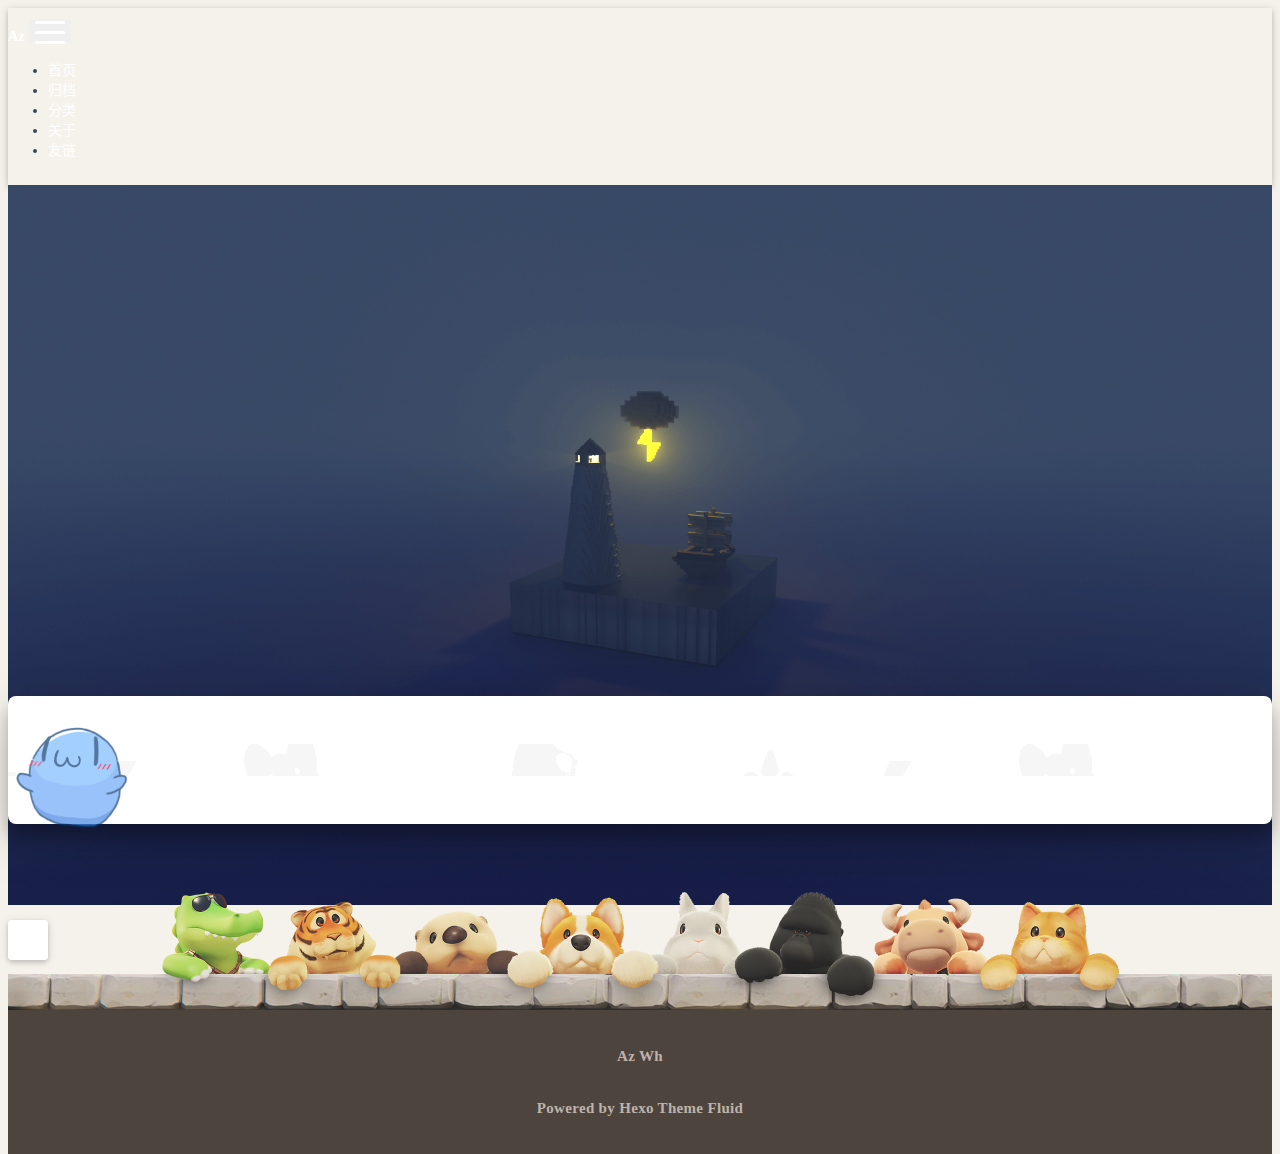
<file: tags/index.html>
<!DOCTYPE html>
<html lang="zh-CN" >



<head>
  <meta charset="UTF-8">
  <link rel="apple-touch-icon" sizes="76x76" href="/img/Elk.png">
  <link rel="icon" href="/img/Elk.svg">
  <meta name="viewport" content="width=device-width, initial-scale=1.0, maximum-scale=5.0, shrink-to-fit=no">
  <meta http-equiv="x-ua-compatible" content="ie=edge">
  
  <meta name="theme-color" content="#2f4154">
  <meta name="author" content="Az">
  <meta name="keywords" content="">
  
    <meta property="og:type" content="website">
<meta property="og:title" content="标签">
<meta property="og:url" content="http://example.com/tags/index.html">
<meta property="og:site_name" content="Az的知识星球">
<meta property="og:locale" content="zh_CN">
<meta property="article:author" content="Az">
<meta name="twitter:card" content="summary_large_image">
  
  
  
  <title>标签 - Az的知识星球</title>

  <link  rel="stylesheet" href="https://lib.baomitu.com/twitter-bootstrap/4.6.1/css/bootstrap.min.css" />





<!-- 主题依赖的图标库，不要自行修改 -->
<!-- Do not modify the link that theme dependent icons -->

<link rel="stylesheet" href="//at.alicdn.com/t/font_1749284_hj8rtnfg7um.css">



<link rel="stylesheet" href="//at.alicdn.com/t/font_1736178_lbnruvf0jn.css">


<link  rel="stylesheet" href="/css/main.css" />


  <link id="highlight-css" rel="stylesheet" href="/css/highlight.css" />
  



  
<link rel="stylesheet" href="/css/general.css">



  <script id="fluid-configs">
    var Fluid = window.Fluid || {};
    Fluid.ctx = Object.assign({}, Fluid.ctx)
    var CONFIG = {"hostname":"example.com","root":"/","version":"1.9.5-a","typing":{"enable":true,"typeSpeed":70,"cursorChar":"_","loop":false,"scope":[]},"anchorjs":{"enable":true,"element":"h1,h2,h3,h4,h5,h6","placement":"left","visible":"hover","icon":"❡"},"progressbar":{"enable":true,"height_px":3,"color":"#29d","options":{"showSpinner":false,"trickleSpeed":100}},"code_language":{"enable":true,"default":"TEXT"},"copy_btn":true,"image_caption":{"enable":true},"image_zoom":{"enable":true,"img_url_replace":["",""]},"toc":{"enable":true,"placement":"right","headingSelector":"h1,h2,h3,h4,h5,h6","collapseDepth":2},"lazyload":{"enable":true,"loading_img":"/img/loading.gif","onlypost":false,"offset_factor":2},"web_analytics":{"enable":false,"follow_dnt":true,"baidu":null,"google":{"measurement_id":null},"tencent":{"sid":null,"cid":null},"woyaola":null,"cnzz":null,"leancloud":{"app_id":null,"app_key":null,"server_url":null,"path":"window.location.pathname","ignore_local":false}},"search_path":"/local-search.xml","include_content_in_search":true};

    if (CONFIG.web_analytics.follow_dnt) {
      var dntVal = navigator.doNotTrack || window.doNotTrack || navigator.msDoNotTrack;
      Fluid.ctx.dnt = dntVal && (dntVal.startsWith('1') || dntVal.startsWith('yes') || dntVal.startsWith('on'));
    }
  </script>
  <script  src="/js/utils.js" ></script>
  <script  src="/js/color-schema.js" ></script>
  


  
<meta name="generator" content="Hexo 6.3.0"></head>


<body>
  

  <header>
    

<div class="header-inner" style="height: 80vh;">
  <nav id="navbar" class="navbar fixed-top  navbar-expand-lg navbar-dark scrolling-navbar">
  <div class="container">
    <a class="navbar-brand" href="/">
      <strong>Az</strong>
    </a>

    <button id="navbar-toggler-btn" class="navbar-toggler" type="button" data-toggle="collapse"
            data-target="#navbarSupportedContent"
            aria-controls="navbarSupportedContent" aria-expanded="false" aria-label="Toggle navigation">
      <div class="animated-icon"><span></span><span></span><span></span></div>
    </button>

    <!-- Collapsible content -->
    <div class="collapse navbar-collapse" id="navbarSupportedContent">
      <ul class="navbar-nav ml-auto text-center">
        
          
          
          
          
            <li class="nav-item">
              <a class="nav-link" href="/">
                <i class="iconfont icon-home-fill"></i>
                <span>首页</span>
              </a>
            </li>
          
        
          
          
          
          
            <li class="nav-item">
              <a class="nav-link" href="/archives/">
                <i class="iconfont icon-archive-fill"></i>
                <span>归档</span>
              </a>
            </li>
          
        
          
          
          
          
            <li class="nav-item">
              <a class="nav-link" href="/categories/">
                <i class="iconfont icon-category-fill"></i>
                <span>分类</span>
              </a>
            </li>
          
        
          
          
          
          
            <li class="nav-item">
              <a class="nav-link" href="/about/">
                <i class="iconfont icon-user-fill"></i>
                <span>关于</span>
              </a>
            </li>
          
        
          
          
          
          
            <li class="nav-item">
              <a class="nav-link" href="/links/">
                <i class="iconfont icon-link-fill"></i>
                <span>友链</span>
              </a>
            </li>
          
        
        
        
      </ul>
    </div>
  </div>
</nav>

  

<div id="banner" class="banner" parallax=true
     style="background: url('/img/default.png') no-repeat center center; background-size: cover;">
  <div class="full-bg-img">
    <div class="mask flex-center" style="background-color: rgba(0, 0, 0, 0)">
      <div class="banner-text text-center fade-in-up">
        <div class="h2">
          
            <span id="subtitle" data-typed-text="标签"></span>
          
        </div>

        
      </div>

      
        <div class="scroll-down-bar">
          <i class="iconfont icon-arrowdown"></i>
        </div>
      
    </div>
  </div>
</div>

</div>

  </header>

  <main>
    
      <div class="container nopadding-x-md">
        <div id="board"
          >
          
          <div class="container">
            <div class="row">
              <div class="col-12 col-md-10 m-auto">
                

<div class="text-center tagcloud">
  
</div>

              </div>
            </div>
          </div>
        </div>
      </div>
    

    
      <a id="scroll-top-button" aria-label="TOP" href="#" role="button">
        <i class="iconfont icon-arrowup" aria-hidden="true"></i>
      </a>
    

    

    
  </main>

  <footer>
    <div class="footer-inner">
  
    <div class="footer-content">
       <footer id="footer" role="contentinfo"> <div class="divider"> <div class="wall"></div> <img class="animals" src="/img/footer_animals_new.png" srcset="/img/loading.gif" lazyload alt="Footer Animals"> </div> <div class="container" data-index="450"> <p> <a href="https://jovy-rtt.github.io" target="_blank">Az</a> <i class="iconfont icon-love"></i> <a href="#" target="_blank">Wh</a> </p> <p> Powered by  <a href="https://hexo.io" target="_blank" rel="nofollow noopener"><span>Hexo</span></a> <i class="iconfont icon-pen"></i> Theme  <a href="https://github.com/fluid-dev/hexo-theme-fluid" target="_blank" rel="nofollow noopener"><span>Fluid</span></a> </p> </div> </footer> 
    </div>
  
  
  
  
</div>

  </footer>

  <!-- Scripts -->
  
  <script  src="https://lib.baomitu.com/nprogress/0.2.0/nprogress.min.js" ></script>
  <link  rel="stylesheet" href="https://lib.baomitu.com/nprogress/0.2.0/nprogress.min.css" />

  <script>
    NProgress.configure({"showSpinner":false,"trickleSpeed":100})
    NProgress.start()
    window.addEventListener('load', function() {
      NProgress.done();
    })
  </script>


<script  src="https://lib.baomitu.com/jquery/3.6.4/jquery.min.js" ></script>
<script  src="https://lib.baomitu.com/twitter-bootstrap/4.6.1/js/bootstrap.min.js" ></script>
<script  src="/js/events.js" ></script>
<script  src="/js/plugins.js" ></script>


  <script  src="https://lib.baomitu.com/typed.js/2.0.12/typed.min.js" ></script>
  <script>
    (function (window, document) {
      var typing = Fluid.plugins.typing;
      var subtitle = document.getElementById('subtitle');
      if (!subtitle || !typing) {
        return;
      }
      var text = subtitle.getAttribute('data-typed-text');
      
        typing(text);
      
    })(window, document);
  </script>




  
    <script  src="/js/img-lazyload.js" ></script>
  







  
<script src="/js/general.js"></script>



<!-- 主题的启动项，将它保持在最底部 -->
<!-- the boot of the theme, keep it at the bottom -->
<script  src="/js/boot.js" ></script>


  

  <noscript>
    <div class="noscript-warning">博客在允许 JavaScript 运行的环境下浏览效果更佳</div>
  </noscript>
<script src="/live2dw/lib/L2Dwidget.min.js?094cbace49a39548bed64abff5988b05"></script><script>L2Dwidget.init({"pluginRootPath":"live2dw/","pluginJsPath":"lib/","pluginModelPath":"assets/","tagMode":false,"debug":false,"model":{"jsonPath":"/live2dw/assets/wanko.model.json"},"display":{"position":"left","width":150,"height":300},"mobile":{"show":false,"scale":0.5},"react":{"opacity":0.7},"log":false});</script></body>
</html>
</file>
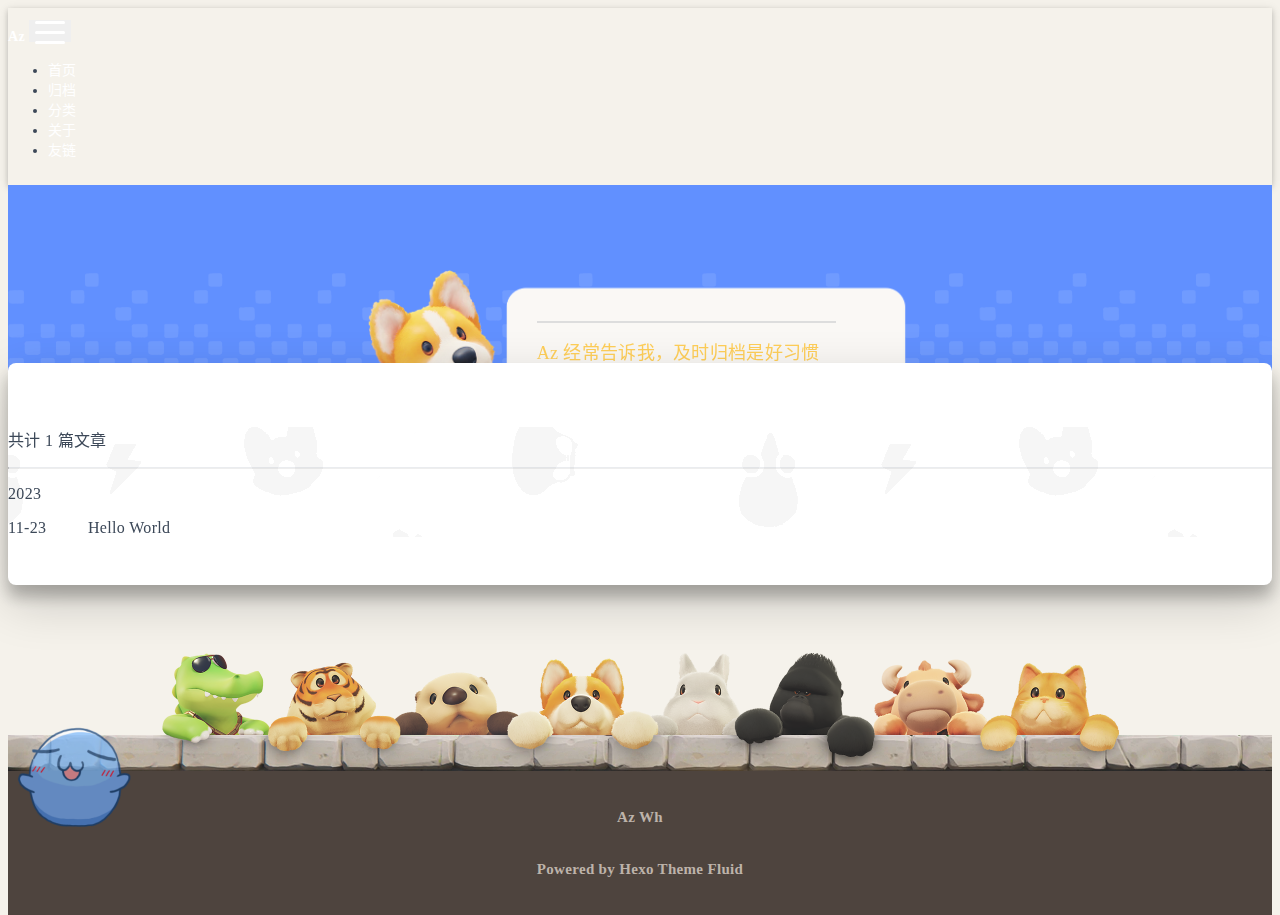
<file: archives/2023/index.html>
<!DOCTYPE html>
<html lang="zh-CN" >



<head>
  <meta charset="UTF-8">
  <link rel="apple-touch-icon" sizes="76x76" href="/img/Elk.png">
  <link rel="icon" href="/img/Elk.svg">
  <meta name="viewport" content="width=device-width, initial-scale=1.0, maximum-scale=5.0, shrink-to-fit=no">
  <meta http-equiv="x-ua-compatible" content="ie=edge">
  
  <meta name="theme-color" content="#2f4154">
  <meta name="author" content="Az">
  <meta name="keywords" content="">
  
    <meta property="og:type" content="website">
<meta property="og:title" content="归档">
<meta property="og:url" content="http://example.com/archives/2023/index.html">
<meta property="og:site_name" content="Az的知识星球">
<meta property="og:locale" content="zh_CN">
<meta property="article:author" content="Az">
<meta name="twitter:card" content="summary_large_image">
  
  
  
  <title>归档 - Az的知识星球</title>

  <link  rel="stylesheet" href="https://lib.baomitu.com/twitter-bootstrap/4.6.1/css/bootstrap.min.css" />





<!-- 主题依赖的图标库，不要自行修改 -->
<!-- Do not modify the link that theme dependent icons -->

<link rel="stylesheet" href="//at.alicdn.com/t/font_1749284_hj8rtnfg7um.css">



<link rel="stylesheet" href="//at.alicdn.com/t/font_1736178_lbnruvf0jn.css">


<link  rel="stylesheet" href="/css/main.css" />


  <link id="highlight-css" rel="stylesheet" href="/css/highlight.css" />
  



  
<link rel="stylesheet" href="/css/general.css">



  <script id="fluid-configs">
    var Fluid = window.Fluid || {};
    Fluid.ctx = Object.assign({}, Fluid.ctx)
    var CONFIG = {"hostname":"example.com","root":"/","version":"1.9.5-a","typing":{"enable":true,"typeSpeed":70,"cursorChar":"_","loop":false,"scope":[]},"anchorjs":{"enable":true,"element":"h1,h2,h3,h4,h5,h6","placement":"left","visible":"hover","icon":"❡"},"progressbar":{"enable":true,"height_px":3,"color":"#29d","options":{"showSpinner":false,"trickleSpeed":100}},"code_language":{"enable":true,"default":"TEXT"},"copy_btn":true,"image_caption":{"enable":true},"image_zoom":{"enable":true,"img_url_replace":["",""]},"toc":{"enable":true,"placement":"right","headingSelector":"h1,h2,h3,h4,h5,h6","collapseDepth":2},"lazyload":{"enable":true,"loading_img":"/img/loading.gif","onlypost":false,"offset_factor":2},"web_analytics":{"enable":false,"follow_dnt":true,"baidu":null,"google":{"measurement_id":null},"tencent":{"sid":null,"cid":null},"woyaola":null,"cnzz":null,"leancloud":{"app_id":null,"app_key":null,"server_url":null,"path":"window.location.pathname","ignore_local":false}},"search_path":"/local-search.xml","include_content_in_search":true};

    if (CONFIG.web_analytics.follow_dnt) {
      var dntVal = navigator.doNotTrack || window.doNotTrack || navigator.msDoNotTrack;
      Fluid.ctx.dnt = dntVal && (dntVal.startsWith('1') || dntVal.startsWith('yes') || dntVal.startsWith('on'));
    }
  </script>
  <script  src="/js/utils.js" ></script>
  <script  src="/js/color-schema.js" ></script>
  


  
<meta name="generator" content="Hexo 6.3.0"></head>


<body>
  

  <header>
    

<div class="header-inner" style="height: 43vh;">
  <nav id="navbar" class="navbar fixed-top  navbar-expand-lg navbar-dark scrolling-navbar">
  <div class="container">
    <a class="navbar-brand" href="/">
      <strong>Az</strong>
    </a>

    <button id="navbar-toggler-btn" class="navbar-toggler" type="button" data-toggle="collapse"
            data-target="#navbarSupportedContent"
            aria-controls="navbarSupportedContent" aria-expanded="false" aria-label="Toggle navigation">
      <div class="animated-icon"><span></span><span></span><span></span></div>
    </button>

    <!-- Collapsible content -->
    <div class="collapse navbar-collapse" id="navbarSupportedContent">
      <ul class="navbar-nav ml-auto text-center">
        
          
          
          
          
            <li class="nav-item">
              <a class="nav-link" href="/">
                <i class="iconfont icon-home-fill"></i>
                <span>首页</span>
              </a>
            </li>
          
        
          
          
          
          
            <li class="nav-item">
              <a class="nav-link" href="/archives/">
                <i class="iconfont icon-archive-fill"></i>
                <span>归档</span>
              </a>
            </li>
          
        
          
          
          
          
            <li class="nav-item">
              <a class="nav-link" href="/categories/">
                <i class="iconfont icon-category-fill"></i>
                <span>分类</span>
              </a>
            </li>
          
        
          
          
          
          
            <li class="nav-item">
              <a class="nav-link" href="/about/">
                <i class="iconfont icon-user-fill"></i>
                <span>关于</span>
              </a>
            </li>
          
        
          
          
          
          
            <li class="nav-item">
              <a class="nav-link" href="/links/">
                <i class="iconfont icon-link-fill"></i>
                <span>友链</span>
              </a>
            </li>
          
        
        
        
      </ul>
    </div>
  </div>
</nav>

  

<div id="banner" class="banner" parallax=true
     style="background: url('/img/default.png') no-repeat center center; background-size: cover;">
  <div class="full-bg-img">
    <div class="mask flex-center" style="background-color: rgba(0, 0, 0, 0)">
      <div class="banner-text text-center fade-in-up">
        <div class="h2">
          
            <span id="subtitle" data-typed-text="归档"></span>
          
        </div>

        
      </div>

      
    </div>
  </div>
</div>

</div>

  </header>

  <main>
    
      <div class="container nopadding-x-md">
        <div id="board"
          >
          
          <div class="container">
            <div class="row">
              <div class="col-12 col-md-10 m-auto">
                

<div class="list-group">
  <p class="h4">共计 1 篇文章</p>
  <hr>
  
  
    
      
      <p class="h5">2023</p>
    
    <a href="/posts/4a17b156/" class="list-group-item list-group-item-action">
      <time>11-23</time>
      <div class="list-group-item-title">Hello World</div>
    </a>
  
</div>





              </div>
            </div>
          </div>
        </div>
      </div>
    

    
      <a id="scroll-top-button" aria-label="TOP" href="#" role="button">
        <i class="iconfont icon-arrowup" aria-hidden="true"></i>
      </a>
    

    

    
  </main>

  <footer>
    <div class="footer-inner">
  
    <div class="footer-content">
       <footer id="footer" role="contentinfo"> <div class="divider"> <div class="wall"></div> <img class="animals" src="/img/footer_animals_new.png" srcset="/img/loading.gif" lazyload alt="Footer Animals"> </div> <div class="container" data-index="450"> <p> <a href="https://jovy-rtt.github.io" target="_blank">Az</a> <i class="iconfont icon-love"></i> <a href="#" target="_blank">Wh</a> </p> <p> Powered by  <a href="https://hexo.io" target="_blank" rel="nofollow noopener"><span>Hexo</span></a> <i class="iconfont icon-pen"></i> Theme  <a href="https://github.com/fluid-dev/hexo-theme-fluid" target="_blank" rel="nofollow noopener"><span>Fluid</span></a> </p> </div> </footer> 
    </div>
  
  
  
  
</div>

  </footer>

  <!-- Scripts -->
  
  <script  src="https://lib.baomitu.com/nprogress/0.2.0/nprogress.min.js" ></script>
  <link  rel="stylesheet" href="https://lib.baomitu.com/nprogress/0.2.0/nprogress.min.css" />

  <script>
    NProgress.configure({"showSpinner":false,"trickleSpeed":100})
    NProgress.start()
    window.addEventListener('load', function() {
      NProgress.done();
    })
  </script>


<script  src="https://lib.baomitu.com/jquery/3.6.4/jquery.min.js" ></script>
<script  src="https://lib.baomitu.com/twitter-bootstrap/4.6.1/js/bootstrap.min.js" ></script>
<script  src="/js/events.js" ></script>
<script  src="/js/plugins.js" ></script>


  <script  src="https://lib.baomitu.com/typed.js/2.0.12/typed.min.js" ></script>
  <script>
    (function (window, document) {
      var typing = Fluid.plugins.typing;
      var subtitle = document.getElementById('subtitle');
      if (!subtitle || !typing) {
        return;
      }
      var text = subtitle.getAttribute('data-typed-text');
      
        typing(text);
      
    })(window, document);
  </script>




  
    <script  src="/js/img-lazyload.js" ></script>
  







  
<script src="/js/general.js"></script>



<!-- 主题的启动项，将它保持在最底部 -->
<!-- the boot of the theme, keep it at the bottom -->
<script  src="/js/boot.js" ></script>


  

  <noscript>
    <div class="noscript-warning">博客在允许 JavaScript 运行的环境下浏览效果更佳</div>
  </noscript>
<script src="/live2dw/lib/L2Dwidget.min.js?094cbace49a39548bed64abff5988b05"></script><script>L2Dwidget.init({"pluginRootPath":"live2dw/","pluginJsPath":"lib/","pluginModelPath":"assets/","tagMode":false,"debug":false,"model":{"jsonPath":"/live2dw/assets/wanko.model.json"},"display":{"position":"left","width":150,"height":300},"mobile":{"show":false,"scale":0.5},"react":{"opacity":0.7},"log":false});</script></body>
</html>
</file>
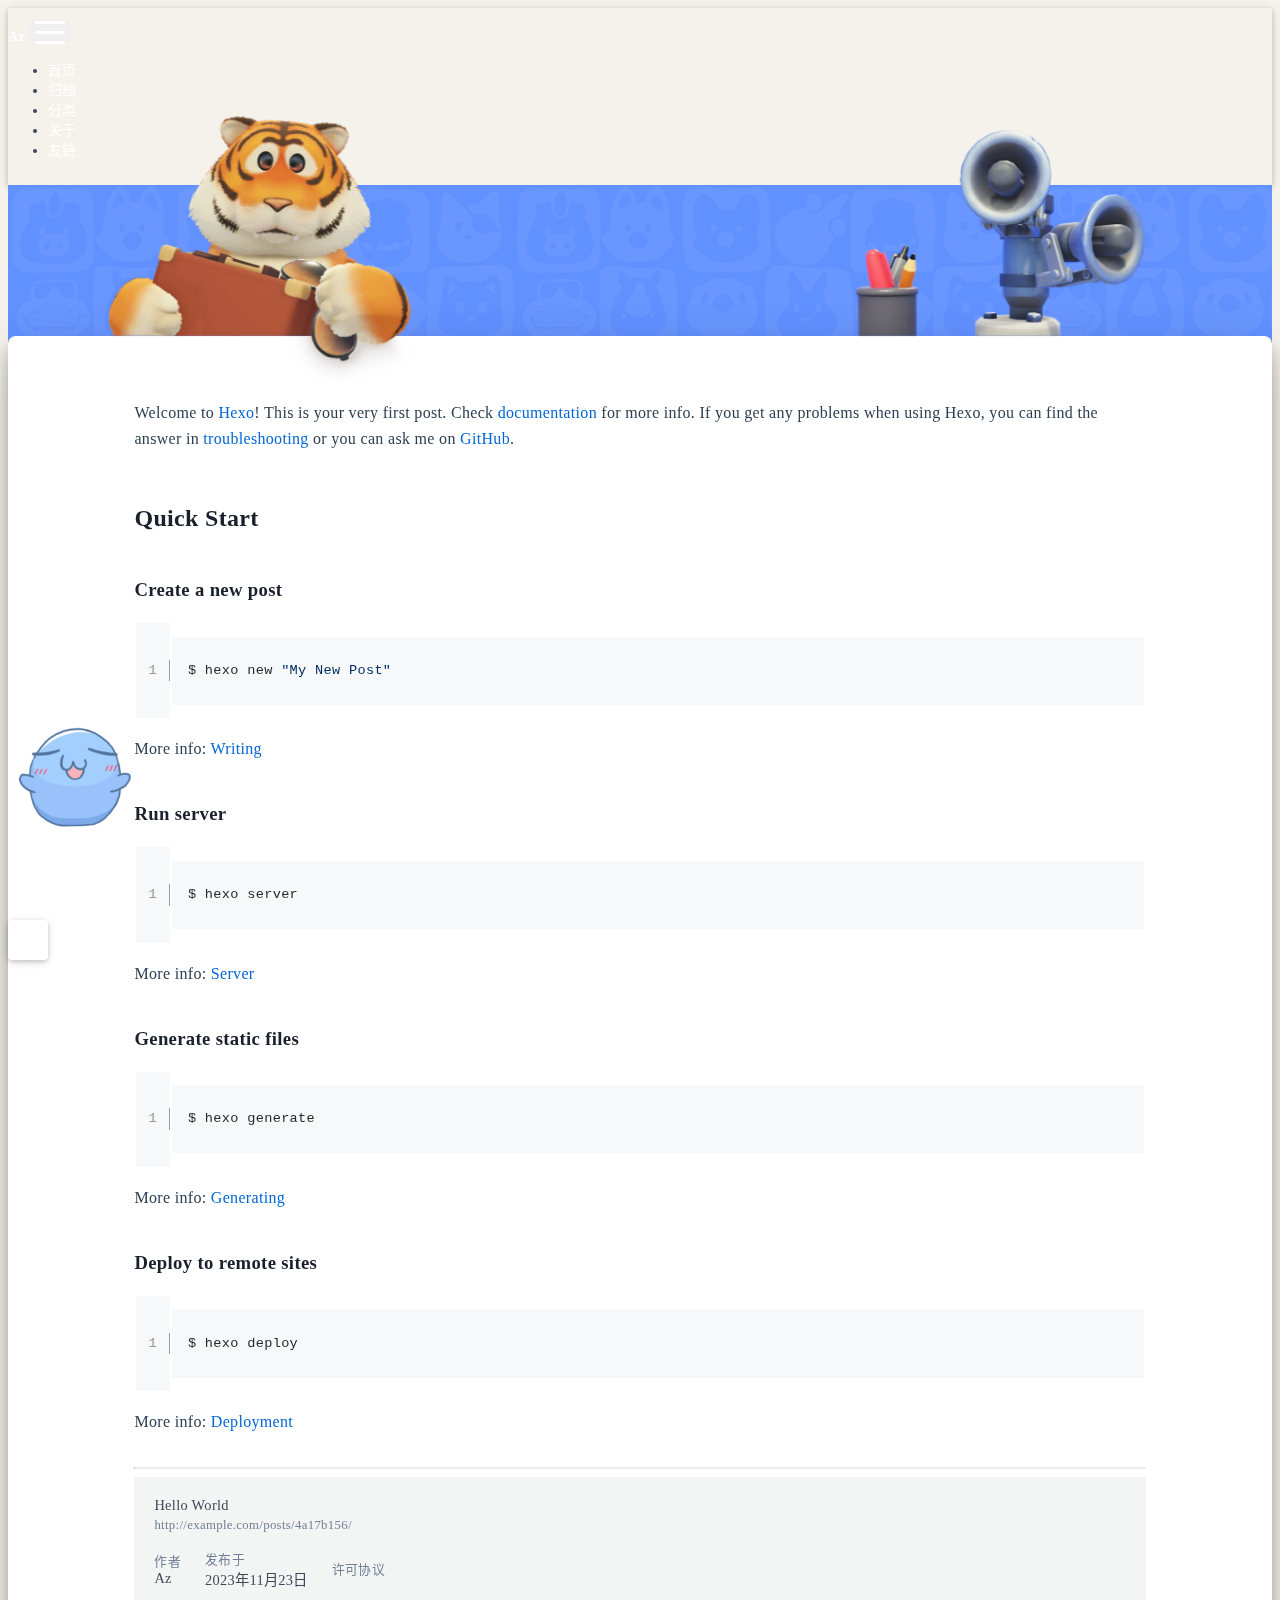
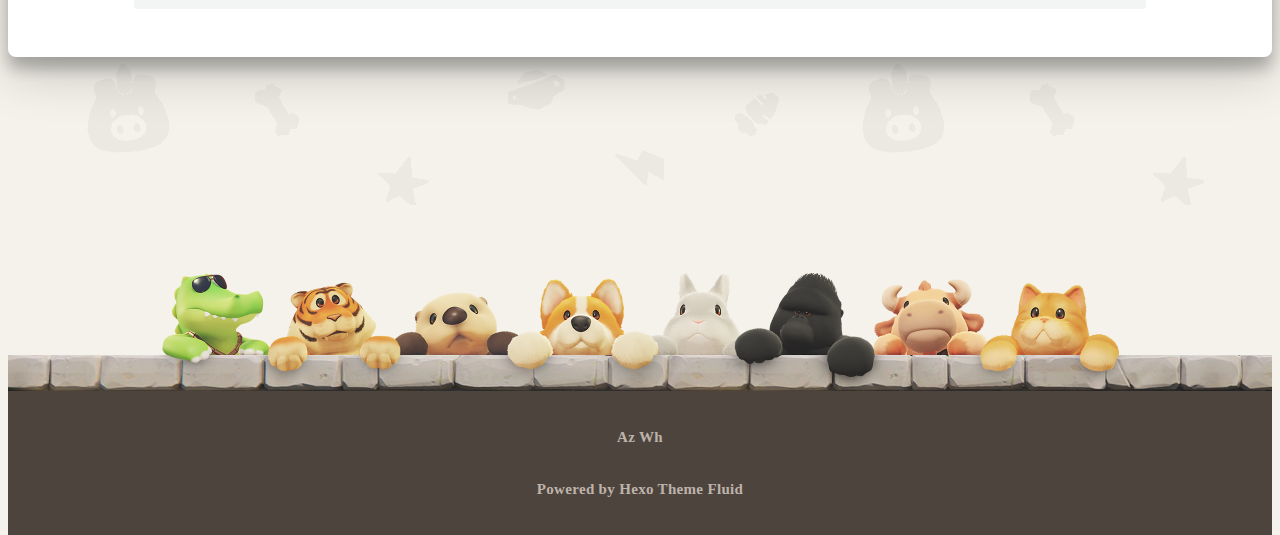
<file: posts/4a17b156/index.html>
<!DOCTYPE html>
<html lang="zh-CN" >



<head>
  <meta charset="UTF-8">
  <link rel="apple-touch-icon" sizes="76x76" href="/img/Elk.png">
  <link rel="icon" href="/img/Elk.svg">
  <meta name="viewport" content="width=device-width, initial-scale=1.0, maximum-scale=5.0, shrink-to-fit=no">
  <meta http-equiv="x-ua-compatible" content="ie=edge">
  
  <meta name="theme-color" content="#2f4154">
  <meta name="author" content="Az">
  <meta name="keywords" content="">
  
    <meta name="description" content="🎉欢迎来到Az的星球，叫上小伙伴，动起爪爪，开始派对！✨✨✨✨✨ 🐼🐹🐰🐶🐻🐻‍❄️🐨🐱🦊🐺🦁🐯🐥🐷🐵🐧">
<meta property="og:type" content="article">
<meta property="og:title" content="Hello World">
<meta property="og:url" content="http://example.com/posts/4a17b156/index.html">
<meta property="og:site_name" content="Az的知识星球">
<meta property="og:description" content="🎉欢迎来到Az的星球，叫上小伙伴，动起爪爪，开始派对！✨✨✨✨✨ 🐼🐹🐰🐶🐻🐻‍❄️🐨🐱🦊🐺🦁🐯🐥🐷🐵🐧">
<meta property="og:locale" content="zh_CN">
<meta property="article:published_time" content="2023-11-23T10:40:02.244Z">
<meta property="article:modified_time" content="2023-11-29T10:33:30.552Z">
<meta property="article:author" content="Az">
<meta name="twitter:card" content="summary_large_image">
  
  
  
  <title>Hello World - Az的知识星球</title>

  <link  rel="stylesheet" href="https://lib.baomitu.com/twitter-bootstrap/4.6.1/css/bootstrap.min.css" />



  <link  rel="stylesheet" href="https://lib.baomitu.com/github-markdown-css/4.0.0/github-markdown.min.css" />

  <link  rel="stylesheet" href="https://lib.baomitu.com/hint.css/2.7.0/hint.min.css" />

  <link  rel="stylesheet" href="https://lib.baomitu.com/fancybox/3.5.7/jquery.fancybox.min.css" />



<!-- 主题依赖的图标库，不要自行修改 -->
<!-- Do not modify the link that theme dependent icons -->

<link rel="stylesheet" href="//at.alicdn.com/t/font_1749284_hj8rtnfg7um.css">



<link rel="stylesheet" href="//at.alicdn.com/t/font_1736178_lbnruvf0jn.css">


<link  rel="stylesheet" href="/css/main.css" />


  <link id="highlight-css" rel="stylesheet" href="/css/highlight.css" />
  



  
<link rel="stylesheet" href="/css/general.css">



  <script id="fluid-configs">
    var Fluid = window.Fluid || {};
    Fluid.ctx = Object.assign({}, Fluid.ctx)
    var CONFIG = {"hostname":"example.com","root":"/","version":"1.9.5-a","typing":{"enable":true,"typeSpeed":70,"cursorChar":"_","loop":false,"scope":[]},"anchorjs":{"enable":true,"element":"h1,h2,h3,h4,h5,h6","placement":"left","visible":"hover","icon":"❡"},"progressbar":{"enable":true,"height_px":3,"color":"#29d","options":{"showSpinner":false,"trickleSpeed":100}},"code_language":{"enable":true,"default":"TEXT"},"copy_btn":true,"image_caption":{"enable":true},"image_zoom":{"enable":true,"img_url_replace":["",""]},"toc":{"enable":true,"placement":"right","headingSelector":"h1,h2,h3,h4,h5,h6","collapseDepth":2},"lazyload":{"enable":true,"loading_img":"/img/loading.gif","onlypost":false,"offset_factor":2},"web_analytics":{"enable":false,"follow_dnt":true,"baidu":null,"google":{"measurement_id":null},"tencent":{"sid":null,"cid":null},"woyaola":null,"cnzz":null,"leancloud":{"app_id":null,"app_key":null,"server_url":null,"path":"window.location.pathname","ignore_local":false}},"search_path":"/local-search.xml","include_content_in_search":true};

    if (CONFIG.web_analytics.follow_dnt) {
      var dntVal = navigator.doNotTrack || window.doNotTrack || navigator.msDoNotTrack;
      Fluid.ctx.dnt = dntVal && (dntVal.startsWith('1') || dntVal.startsWith('yes') || dntVal.startsWith('on'));
    }
  </script>
  <script  src="/js/utils.js" ></script>
  <script  src="/js/color-schema.js" ></script>
  


  
<meta name="generator" content="Hexo 6.3.0"></head>


<body>
  

  <header>
    

<div class="header-inner" style="height: 40vh;">
  <nav id="navbar" class="navbar fixed-top  navbar-expand-lg navbar-dark scrolling-navbar">
  <div class="container">
    <a class="navbar-brand" href="/">
      <strong>Az</strong>
    </a>

    <button id="navbar-toggler-btn" class="navbar-toggler" type="button" data-toggle="collapse"
            data-target="#navbarSupportedContent"
            aria-controls="navbarSupportedContent" aria-expanded="false" aria-label="Toggle navigation">
      <div class="animated-icon"><span></span><span></span><span></span></div>
    </button>

    <!-- Collapsible content -->
    <div class="collapse navbar-collapse" id="navbarSupportedContent">
      <ul class="navbar-nav ml-auto text-center">
        
          
          
          
          
            <li class="nav-item">
              <a class="nav-link" href="/">
                <i class="iconfont icon-home-fill"></i>
                <span>首页</span>
              </a>
            </li>
          
        
          
          
          
          
            <li class="nav-item">
              <a class="nav-link" href="/archives/">
                <i class="iconfont icon-archive-fill"></i>
                <span>归档</span>
              </a>
            </li>
          
        
          
          
          
          
            <li class="nav-item">
              <a class="nav-link" href="/categories/">
                <i class="iconfont icon-category-fill"></i>
                <span>分类</span>
              </a>
            </li>
          
        
          
          
          
          
            <li class="nav-item">
              <a class="nav-link" href="/about/">
                <i class="iconfont icon-user-fill"></i>
                <span>关于</span>
              </a>
            </li>
          
        
          
          
          
          
            <li class="nav-item">
              <a class="nav-link" href="/links/">
                <i class="iconfont icon-link-fill"></i>
                <span>友链</span>
              </a>
            </li>
          
        
        
        
      </ul>
    </div>
  </div>
</nav>

  

<div id="banner" class="banner" parallax=true
     style="background: url('/img/top-texture-2.webp') no-repeat center center; background-size: cover;">
  <div class="full-bg-img">
    <div class="mask flex-center" style="background-color: rgba(0, 0, 0, 0)">
      <div class="banner-text text-center fade-in-up">
        <div class="h2">
          
            <span id="subtitle" data-typed-text="Hello World"></span>
          
        </div>

        
          
  <div class="mt-3">
    
    
      <span class="post-meta">
        <i class="iconfont icon-date-fill" aria-hidden="true"></i>
        <time datetime="2023-11-23 18:40" pubdate>
          2023年11月23日 晚上
        </time>
      </span>
    
  </div>

  <div class="mt-1">
    
      <span class="post-meta mr-2">
        <i class="iconfont icon-chart"></i>
        
          367 字
        
      </span>
    

    
      <span class="post-meta mr-2">
        <i class="iconfont icon-clock-fill"></i>
        
        
        
          4 分钟
        
      </span>
    

    
    
  </div>


        
      </div>

      
    </div>
  </div>
</div>

</div>

  </header>

  <main>
    
      

<div class="container-fluid nopadding-x">
  <div class="row nomargin-x">
    <div class="side-col d-none d-lg-block col-lg-2">
      

    </div>

    <div class="col-lg-8 nopadding-x-md">
      <div class="container nopadding-x-md" id="board-ctn">
        <div id="board">
          <article class="post-content mx-auto">
            <h1 id="seo-header">Hello World</h1>
            
            
              <div class="markdown-body">
                
                <p>Welcome to <a target="_blank" rel="noopener" href="https://hexo.io/">Hexo</a>! This is your very first post. Check <a target="_blank" rel="noopener" href="https://hexo.io/docs/">documentation</a> for more info. If you get any problems when using Hexo, you can find the answer in <a target="_blank" rel="noopener" href="https://hexo.io/docs/troubleshooting.html">troubleshooting</a> or you can ask me on <a target="_blank" rel="noopener" href="https://github.com/hexojs/hexo/issues">GitHub</a>.</p>
<h2 id="Quick-Start"><a href="#Quick-Start" class="headerlink" title="Quick Start"></a>Quick Start</h2><h3 id="Create-a-new-post"><a href="#Create-a-new-post" class="headerlink" title="Create a new post"></a>Create a new post</h3><figure class="highlight bash"><table><tr><td class="gutter"><pre><span class="line">1</span><br></pre></td><td class="code"><pre><code class="hljs bash">$ hexo new <span class="hljs-string">&quot;My New Post&quot;</span><br></code></pre></td></tr></table></figure>

<p>More info: <a target="_blank" rel="noopener" href="https://hexo.io/docs/writing.html">Writing</a></p>
<h3 id="Run-server"><a href="#Run-server" class="headerlink" title="Run server"></a>Run server</h3><figure class="highlight bash"><table><tr><td class="gutter"><pre><span class="line">1</span><br></pre></td><td class="code"><pre><code class="hljs bash">$ hexo server<br></code></pre></td></tr></table></figure>

<p>More info: <a target="_blank" rel="noopener" href="https://hexo.io/docs/server.html">Server</a></p>
<h3 id="Generate-static-files"><a href="#Generate-static-files" class="headerlink" title="Generate static files"></a>Generate static files</h3><figure class="highlight bash"><table><tr><td class="gutter"><pre><span class="line">1</span><br></pre></td><td class="code"><pre><code class="hljs bash">$ hexo generate<br></code></pre></td></tr></table></figure>

<p>More info: <a target="_blank" rel="noopener" href="https://hexo.io/docs/generating.html">Generating</a></p>
<h3 id="Deploy-to-remote-sites"><a href="#Deploy-to-remote-sites" class="headerlink" title="Deploy to remote sites"></a>Deploy to remote sites</h3><figure class="highlight bash"><table><tr><td class="gutter"><pre><span class="line">1</span><br></pre></td><td class="code"><pre><code class="hljs bash">$ hexo deploy<br></code></pre></td></tr></table></figure>

<p>More info: <a target="_blank" rel="noopener" href="https://hexo.io/docs/one-command-deployment.html">Deployment</a></p>

                
              </div>
            
            <hr/>
            <div>
              <div class="post-metas my-3">
  
  
</div>


              
  

  <div class="license-box my-3">
    <div class="license-title">
      <div>Hello World</div>
      <div>http://example.com/posts/4a17b156/</div>
    </div>
    <div class="license-meta">
      
        <div class="license-meta-item">
          <div>作者</div>
          <div>Az</div>
        </div>
      
      
        <div class="license-meta-item license-meta-date">
          <div>发布于</div>
          <div>2023年11月23日</div>
        </div>
      
      
      
        <div class="license-meta-item">
          <div>许可协议</div>
          <div>
            
              
              
                <a class="print-no-link" target="_blank" href="https://creativecommons.org/licenses/by/4.0/">
                  <span class="hint--top hint--rounded" aria-label="BY - 署名">
                    <i class="iconfont icon-by"></i>
                  </span>
                </a>
              
            
          </div>
        </div>
      
    </div>
    <div class="license-icon iconfont"></div>
  </div>



              
                <div class="post-prevnext my-3">
                  <article class="post-prev col-6">
                    
                    
                  </article>
                  <article class="post-next col-6">
                    
                    
                  </article>
                </div>
              
            </div>

            
          </article>
        </div>
      </div>
    </div>

    <div class="side-col d-none d-lg-block col-lg-2">
      
  <aside class="sidebar" style="margin-left: -1rem">
    <div id="toc">
  <p class="toc-header">
    <i class="iconfont icon-list"></i>
    <span>目录</span>
  </p>
  <div class="toc-body" id="toc-body"></div>
</div>



  </aside>


    </div>
  </div>
</div>





  



  



  



  



  







    

    
      <a id="scroll-top-button" aria-label="TOP" href="#" role="button">
        <i class="iconfont icon-arrowup" aria-hidden="true"></i>
      </a>
    

    

    
  </main>

  <footer>
    <div class="footer-inner">
  
    <div class="footer-content">
       <footer id="footer" role="contentinfo"> <div class="divider"> <div class="wall"></div> <img class="animals" src="/img/footer_animals_new.png" srcset="/img/loading.gif" lazyload alt="Footer Animals"> </div> <div class="container" data-index="450"> <p> <a href="https://jovy-rtt.github.io" target="_blank">Az</a> <i class="iconfont icon-love"></i> <a href="#" target="_blank">Wh</a> </p> <p> Powered by  <a href="https://hexo.io" target="_blank" rel="nofollow noopener"><span>Hexo</span></a> <i class="iconfont icon-pen"></i> Theme  <a href="https://github.com/fluid-dev/hexo-theme-fluid" target="_blank" rel="nofollow noopener"><span>Fluid</span></a> </p> </div> </footer> 
    </div>
  
  
  
  
</div>

  </footer>

  <!-- Scripts -->
  
  <script  src="https://lib.baomitu.com/nprogress/0.2.0/nprogress.min.js" ></script>
  <link  rel="stylesheet" href="https://lib.baomitu.com/nprogress/0.2.0/nprogress.min.css" />

  <script>
    NProgress.configure({"showSpinner":false,"trickleSpeed":100})
    NProgress.start()
    window.addEventListener('load', function() {
      NProgress.done();
    })
  </script>


<script  src="https://lib.baomitu.com/jquery/3.6.4/jquery.min.js" ></script>
<script  src="https://lib.baomitu.com/twitter-bootstrap/4.6.1/js/bootstrap.min.js" ></script>
<script  src="/js/events.js" ></script>
<script  src="/js/plugins.js" ></script>


  <script  src="https://lib.baomitu.com/typed.js/2.0.12/typed.min.js" ></script>
  <script>
    (function (window, document) {
      var typing = Fluid.plugins.typing;
      var subtitle = document.getElementById('subtitle');
      if (!subtitle || !typing) {
        return;
      }
      var text = subtitle.getAttribute('data-typed-text');
      
        typing(text);
      
    })(window, document);
  </script>




  
    <script  src="/js/img-lazyload.js" ></script>
  




  
<script>
  Fluid.utils.createScript('https://lib.baomitu.com/tocbot/4.20.1/tocbot.min.js', function() {
    var toc = jQuery('#toc');
    if (toc.length === 0 || !window.tocbot) { return; }
    var boardCtn = jQuery('#board-ctn');
    var boardTop = boardCtn.offset().top;

    window.tocbot.init(Object.assign({
      tocSelector     : '#toc-body',
      contentSelector : '.markdown-body',
      linkClass       : 'tocbot-link',
      activeLinkClass : 'tocbot-active-link',
      listClass       : 'tocbot-list',
      isCollapsedClass: 'tocbot-is-collapsed',
      collapsibleClass: 'tocbot-is-collapsible',
      scrollSmooth    : true,
      includeTitleTags: true,
      headingsOffset  : -boardTop,
    }, CONFIG.toc));
    if (toc.find('.toc-list-item').length > 0) {
      toc.css('visibility', 'visible');
    }

    Fluid.events.registerRefreshCallback(function() {
      if ('tocbot' in window) {
        tocbot.refresh();
        var toc = jQuery('#toc');
        if (toc.length === 0 || !tocbot) {
          return;
        }
        if (toc.find('.toc-list-item').length > 0) {
          toc.css('visibility', 'visible');
        }
      }
    });
  });
</script>


  <script src=https://lib.baomitu.com/clipboard.js/2.0.11/clipboard.min.js></script>

  <script>Fluid.plugins.codeWidget();</script>


  
<script>
  Fluid.utils.createScript('https://lib.baomitu.com/anchor-js/4.3.1/anchor.min.js', function() {
    window.anchors.options = {
      placement: CONFIG.anchorjs.placement,
      visible  : CONFIG.anchorjs.visible
    };
    if (CONFIG.anchorjs.icon) {
      window.anchors.options.icon = CONFIG.anchorjs.icon;
    }
    var el = (CONFIG.anchorjs.element || 'h1,h2,h3,h4,h5,h6').split(',');
    var res = [];
    for (var item of el) {
      res.push('.markdown-body > ' + item.trim());
    }
    if (CONFIG.anchorjs.placement === 'left') {
      window.anchors.options.class = 'anchorjs-link-left';
    }
    window.anchors.add(res.join(', '));

    Fluid.events.registerRefreshCallback(function() {
      if ('anchors' in window) {
        anchors.removeAll();
        var el = (CONFIG.anchorjs.element || 'h1,h2,h3,h4,h5,h6').split(',');
        var res = [];
        for (var item of el) {
          res.push('.markdown-body > ' + item.trim());
        }
        if (CONFIG.anchorjs.placement === 'left') {
          anchors.options.class = 'anchorjs-link-left';
        }
        anchors.add(res.join(', '));
      }
    });
  });
</script>


  
<script>
  Fluid.utils.createScript('https://lib.baomitu.com/fancybox/3.5.7/jquery.fancybox.min.js', function() {
    Fluid.plugins.fancyBox();
  });
</script>


  <script>Fluid.plugins.imageCaption();</script>




  
<script src="/js/general.js"></script>



<!-- 主题的启动项，将它保持在最底部 -->
<!-- the boot of the theme, keep it at the bottom -->
<script  src="/js/boot.js" ></script>


  

  <noscript>
    <div class="noscript-warning">博客在允许 JavaScript 运行的环境下浏览效果更佳</div>
  </noscript>
<script src="/live2dw/lib/L2Dwidget.min.js?094cbace49a39548bed64abff5988b05"></script><script>L2Dwidget.init({"pluginRootPath":"live2dw/","pluginJsPath":"lib/","pluginModelPath":"assets/","tagMode":false,"debug":false,"model":{"jsonPath":"/live2dw/assets/wanko.model.json"},"display":{"position":"left","width":150,"height":300},"mobile":{"show":false,"scale":0.5},"react":{"opacity":0.7},"log":false});</script></body>
</html>
</file>
<file: css/main.css>
.anchorjs-link {
  text-decoration: none !important;
  transition: opacity 0.2s ease-in-out;
}
.markdown-body h1:hover > .anchorjs-link,
h2:hover > .anchorjs-link,
h3:hover > .anchorjs-link,
h4:hover > .anchorjs-link,
h5:hover > .anchorjs-link,
h6:hover > .anchorjs-link {
  opacity: 1;
}
.banner {
  height: 100%;
  position: relative;
  overflow: hidden;
  cursor: default;
}
.banner .mask {
  position: absolute;
  width: 100%;
  height: 100%;
  background-color: rgba(0,0,0,0.3);
}
.banner[parallax="true"] {
  will-change: transform;
  -webkit-transform-style: preserve-3d;
  -webkit-backface-visibility: hidden;
  transition: transform 0.05s ease-out;
}
@media (max-width: 100vh) {
  .header-inner {
    max-height: 100vw;
  }
  #board {
    margin-top: -1rem !important;
  }
}
@media (max-width: 79.99vh) {
  .scroll-down-bar {
    display: none;
  }
}
#board {
  position: relative;
  margin-top: -2rem;
  padding: 3rem 0;
  background-color: var(--board-bg-color);
  transition: background-color 0.2s ease-in-out;
  border-radius: 0.5rem;
  z-index: 3;
  -webkit-box-shadow: 0 12px 15px 0 rgba(0,0,0,0.24), 0 17px 50px 0 rgba(0,0,0,0.19);
  box-shadow: 0 12px 15px 0 rgba(0,0,0,0.24), 0 17px 50px 0 rgba(0,0,0,0.19);
}
.code-widget {
  display: inline-block;
  background-color: transparent;
  font-size: 0.75rem;
  line-height: 1;
  font-weight: bold;
  padding: 0.3rem 0.1rem 0.1rem 0.1rem;
  position: absolute;
  right: 0.45rem;
  top: 0.15rem;
  z-index: 1;
}
.code-widget-light {
  color: #999;
}
.code-widget-dark {
  color: #bababa;
}
.copy-btn {
  cursor: pointer;
  user-select: none;
  -webkit-appearance: none;
  outline: none;
}
.copy-btn > i {
  font-size: 0.75rem !important;
  font-weight: 400;
  margin-right: 0.15rem;
  opacity: 0;
  transition: opacity 0.2s ease-in-out;
}
.markdown-body pre:hover > .copy-btn > i {
  opacity: 0.9;
}
.markdown-body pre:hover > .copy-btn,
.markdown-body pre:not(:hover) > .copy-btn {
  outline: none;
}
.license-box {
  background-color: rgba(27,31,35,0.05);
  transition: background-color 0.2s ease-in-out;
  border-radius: 4px;
  font-size: 0.9rem;
  overflow: hidden;
  padding: 1.25rem;
  position: relative;
  z-index: 1;
}
.license-box .license-icon {
  position: absolute;
  top: 50%;
  left: 100%;
}
.license-box .license-icon::after {
  content: "\e8e4";
  font-size: 12.5rem;
  line-height: 1;
  opacity: 0.1;
  position: relative;
  left: -0.85em;
  bottom: 0.5em;
  z-index: -1;
}
.license-box .license-title {
  margin-bottom: 1rem;
}
.license-box .license-title div:nth-child(1) {
  line-height: 1.2;
  margin-bottom: 0.25rem;
}
.license-box .license-title div:nth-child(2) {
  color: var(--sec-text-color);
  font-size: 0.8rem;
}
.license-box .license-meta {
  align-items: center;
  display: flex;
  flex-wrap: wrap;
  justify-content: flex-start;
}
.license-box .license-meta .license-meta-item {
  align-items: center;
  justify-content: center;
  margin-right: 1.5rem;
}
.license-box .license-meta .license-meta-item div:nth-child(1) {
  color: var(--sec-text-color);
  font-size: 0.8rem;
  font-weight: normal;
}
.license-box .license-meta .license-meta-item i.iconfont {
  font-size: 1rem;
}
@media (max-width: 575px) and (min-width: 425px) {
  .license-box .license-meta .license-meta-item {
    display: flex;
    justify-content: flex-start;
    flex-wrap: wrap;
    font-size: 0.8rem;
    flex: 0 0 50%;
    max-width: 50%;
    margin-right: 0;
  }
  .license-box .license-meta .license-meta-item div:nth-child(1) {
    margin-right: 0.5rem;
  }
  .license-box .license-meta .license-meta-date {
    order: -1;
  }
}
@media (max-width: 424px) {
  .license-box::after {
    top: -65px;
  }
  .license-box .license-meta {
    flex-direction: column;
    align-items: flex-start;
  }
  .license-box .license-meta .license-meta-item {
    display: flex;
    flex-wrap: wrap;
    font-size: 0.8rem;
  }
  .license-box .license-meta .license-meta-item div:nth-child(1) {
    margin-right: 0.5rem;
  }
}
.footer-inner {
  padding: 3rem 0 1rem 0;
  text-align: center;
}
.footer-inner > div:not(:first-child) {
  margin: 0.25rem 0;
  font-size: 0.85rem;
}
.footer-inner .statistics {
  display: flex;
  flex-direction: row;
  justify-content: center;
}
.footer-inner .statistics > span {
  flex: 1;
  margin: 0 0.25rem;
}
.footer-inner .statistics > *:nth-last-child(2):first-child {
  text-align: right;
}
.footer-inner .statistics > *:nth-last-child(2):first-child ~ * {
  text-align: left;
}
.footer-inner .beian {
  display: flex;
  flex-direction: row;
  justify-content: center;
}
.footer-inner .beian > * {
  margin: 0 0.25rem;
}
.footer-inner .beian-police {
  position: relative;
  overflow: hidden;
  display: inline-flex;
  align-items: center;
  justify-content: left;
}
.footer-inner .beian-police img {
  margin-right: 3px;
  width: 1rem;
  height: 1rem;
  margin-bottom: 0.1rem;
}
@media (max-width: 424px) {
  .footer-inner .statistics {
    flex-direction: column;
  }
  .footer-inner .statistics > *:nth-last-child(2):first-child {
    text-align: center;
  }
  .footer-inner .statistics > *:nth-last-child(2):first-child ~ * {
    text-align: center;
  }
  .footer-inner .beian {
    flex-direction: column;
  }
  .footer-inner .beian .beian-police {
    justify-content: center;
  }
  .footer-inner .beian > *:nth-last-child(2):first-child {
    text-align: center;
  }
  .footer-inner .beian > *:nth-last-child(2):first-child ~ * {
    text-align: center;
  }
}
sup > a::before,
.footnote-text::before {
  display: block;
  content: "";
  margin-top: -5rem;
  height: 5rem;
  width: 1px;
  visibility: hidden;
}
sup > a::before,
.footnote-text::before {
  display: inline-block;
}
.footnote-item::before {
  display: block;
  content: "";
  margin-top: -5rem;
  height: 5rem;
  width: 1px;
  visibility: hidden;
}
.footnote-list ol {
  list-style-type: none;
  counter-reset: sectioncounter;
  padding-left: 0.5rem;
  font-size: 0.95rem;
}
.footnote-list ol li:before {
  font-family: "Helvetica Neue", monospace, "Monaco";
  content: "[" counter(sectioncounter) "]";
  counter-increment: sectioncounter;
}
.footnote-list ol li+li {
  margin-top: 0.5rem;
}
.footnote-text {
  padding-left: 0.5em;
}
.navbar {
  background-color: transparent;
  font-size: 0.875rem;
  box-shadow: 0 2px 5px 0 rgba(0,0,0,0.16), 0 2px 10px 0 rgba(0,0,0,0.12);
  -webkit-box-shadow: 0 2px 5px 0 rgba(0,0,0,0.16), 0 2px 10px 0 rgba(0,0,0,0.12);
}
.navbar .navbar-brand {
  color: var(--navbar-text-color);
}
.navbar .navbar-toggler .animated-icon span {
  background-color: var(--navbar-text-color);
}
.navbar .nav-item .nav-link {
  display: block;
  color: var(--navbar-text-color);
  transition: color 0.2s ease-in-out, background-color 0.2s ease-in-out;
}
.navbar .nav-item .nav-link:hover {
  color: var(--link-hover-color);
}
.navbar .nav-item .nav-link:focus {
  color: var(--navbar-text-color);
}
.navbar .nav-item .nav-link i {
  font-size: 0.875rem;
}
.navbar .nav-item .nav-link i:only-child {
  margin: 0 0.2rem;
}
.navbar .navbar-toggler {
  border-width: 0;
  outline: 0;
}
.navbar.scrolling-navbar {
  will-change: background, padding;
  -webkit-transition: background 0.5s ease-in-out, padding 0.5s ease-in-out;
  transition: background 0.5s ease-in-out, padding 0.5s ease-in-out;
}
@media (min-width: 600px) {
  .navbar.scrolling-navbar {
    padding-top: 12px;
    padding-bottom: 12px;
  }
  .navbar.scrolling-navbar .navbar-nav > li {
    -webkit-transition-duration: 1s;
    transition-duration: 1s;
  }
}
.navbar.scrolling-navbar.top-nav-collapse {
  padding-top: 5px;
  padding-bottom: 5px;
}
.navbar .dropdown-menu {
  font-size: 0.875rem;
  color: var(--navbar-text-color);
  background-color: rgba(0,0,0,0.3);
  border: none;
  min-width: 8rem;
  -webkit-transition: background 0.5s ease-in-out, padding 0.5s ease-in-out;
  transition: background 0.5s ease-in-out, padding 0.5s ease-in-out;
}
@media (max-width: 991.98px) {
  .navbar .dropdown-menu {
    text-align: center;
  }
}
.navbar .dropdown-item {
  color: var(--navbar-text-color);
}
.navbar .dropdown-item:hover,
.navbar .dropdown-item:focus {
  color: var(--link-hover-color);
  background-color: rgba(0,0,0,0.1);
}
@media (min-width: 992px) {
  .navbar .dropdown:hover > .dropdown-menu {
    display: block;
  }
  .navbar .dropdown > .dropdown-toggle:active {
    pointer-events: none;
  }
  .navbar .dropdown-menu {
    top: 95%;
  }
}
.navbar .animated-icon {
  width: 30px;
  height: 20px;
  position: relative;
  margin: 0;
  -webkit-transform: rotate(0deg);
  -moz-transform: rotate(0deg);
  -o-transform: rotate(0deg);
  transform: rotate(0deg);
  -webkit-transition: 0.5s ease-in-out;
  -moz-transition: 0.5s ease-in-out;
  -o-transition: 0.5s ease-in-out;
  transition: 0.5s ease-in-out;
  cursor: pointer;
}
.navbar .animated-icon span {
  display: block;
  position: absolute;
  height: 3px;
  width: 100%;
  border-radius: 9px;
  opacity: 1;
  left: 0;
  -webkit-transform: rotate(0deg);
  -moz-transform: rotate(0deg);
  -o-transform: rotate(0deg);
  transform: rotate(0deg);
  -webkit-transition: 0.25s ease-in-out;
  -moz-transition: 0.25s ease-in-out;
  -o-transition: 0.25s ease-in-out;
  transition: 0.25s ease-in-out;
  background: #fff;
}
.navbar .animated-icon span:nth-child(1) {
  top: 0;
}
.navbar .animated-icon span:nth-child(2) {
  top: 10px;
}
.navbar .animated-icon span:nth-child(3) {
  top: 20px;
}
.navbar .animated-icon.open span:nth-child(1) {
  top: 11px;
  -webkit-transform: rotate(135deg);
  -moz-transform: rotate(135deg);
  -o-transform: rotate(135deg);
  transform: rotate(135deg);
}
.navbar .animated-icon.open span:nth-child(2) {
  opacity: 0;
  left: -60px;
}
.navbar .animated-icon.open span:nth-child(3) {
  top: 11px;
  -webkit-transform: rotate(-135deg);
  -moz-transform: rotate(-135deg);
  -o-transform: rotate(-135deg);
  transform: rotate(-135deg);
}
.navbar .dropdown-collapse,
.top-nav-collapse,
.navbar-col-show {
  background-color: var(--navbar-bg-color);
}
@media (max-width: 767px) {
  .navbar {
    font-size: 1rem;
    line-height: 2.5rem;
  }
}
.banner-text {
  color: var(--subtitle-color);
  max-width: calc(960px - 6rem);
  width: 80%;
  overflow-wrap: break-word;
}
.banner-text .typed-cursor {
  margin: 0 0.2rem;
}
@media (max-width: 767px) {
  #subtitle,
  .typed-cursor {
    font-size: 1.5rem;
  }
}
@media (max-width: 575px) {
  .banner-text {
    font-size: 0.9rem;
  }
  #subtitle,
  .typed-cursor {
    font-size: 1.35rem;
  }
}
.modal-dialog .modal-content {
  background-color: var(--board-bg-color);
  border: 0;
  border-radius: 0.125rem;
  -webkit-box-shadow: 0 5px 11px 0 rgba(0,0,0,0.18), 0 4px 15px 0 rgba(0,0,0,0.15);
  box-shadow: 0 5px 11px 0 rgba(0,0,0,0.18), 0 4px 15px 0 rgba(0,0,0,0.15);
}
.modal-dialog .modal-content .modal-header {
  border-bottom-color: var(--line-color);
  transition: border-bottom-color 0.2s ease-in-out;
}
.close {
  color: var(--text-color);
}
.close:hover {
  color: var(--link-hover-color);
}
.close:focus {
  outline: 0;
}
.modal-dialog .modal-content .modal-header {
  border-top-left-radius: 0.125rem;
  border-top-right-radius: 0.125rem;
  border-bottom: 1px solid #dee2e6;
}
.md-form {
  position: relative;
  margin-top: 1.5rem;
  margin-bottom: 1.5rem;
}
.md-form input[type] {
  -webkit-box-sizing: content-box;
  box-sizing: content-box;
  background-color: transparent;
  border: none;
  border-bottom: 1px solid #ced4da;
  border-radius: 0;
  outline: none;
  -webkit-box-shadow: none;
  box-shadow: none;
  transition: border-color 0.15s ease-in-out, box-shadow 0.15s ease-in-out, -webkit-box-shadow 0.15s ease-in-out;
}
.md-form input[type]:focus:not([readonly]) {
  border-bottom: 1px solid #4285f4;
  -webkit-box-shadow: 0 1px 0 0 #4285f4;
  box-shadow: 0 1px 0 0 #4285f4;
}
.md-form input[type]:focus:not([readonly]) + label {
  color: #4285f4;
}
.md-form input[type].valid,
.md-form input[type]:focus.valid {
  border-bottom: 1px solid #00c851;
  -webkit-box-shadow: 0 1px 0 0 #00c851;
  box-shadow: 0 1px 0 0 #00c851;
}
.md-form input[type].valid + label,
.md-form input[type]:focus.valid + label {
  color: #00c851;
}
.md-form input[type].invalid,
.md-form input[type]:focus.invalid {
  border-bottom: 1px solid #f44336;
  -webkit-box-shadow: 0 1px 0 0 #f44336;
  box-shadow: 0 1px 0 0 #f44336;
}
.md-form input[type].invalid + label,
.md-form input[type]:focus.invalid + label {
  color: #f44336;
}
.md-form input[type].validate {
  margin-bottom: 2.5rem;
}
.md-form input[type].form-control {
  height: auto;
  padding: 0.6rem 0 0.4rem 0;
  margin: 0 0 0.5rem 0;
  color: var(--text-color);
  background-color: transparent;
  border-radius: 0;
}
.md-form label {
  font-size: 0.8rem;
  position: absolute;
  top: -1rem;
  left: 0;
  color: #757575;
  cursor: text;
  transition: color 0.2s ease-out;
}
.modal-open[style] {
  padding-right: 0 !important;
  overflow: auto;
}
.modal-open[style] #navbar[style] {
  padding-right: 1rem !important;
}
#nprogress .bar {
  height: 3px !important;
  background-color: #29d !important;
}
#nprogress .peg {
  box-shadow: 0 0 14px #29d, 0 0 8px #29d !important;
}
@media (max-width: 575px) {
  #nprogress .bar {
    display: none;
  }
}
.noscript-warning {
  background-color: #f55;
  color: #fff;
  font-family: sans-serif;
  font-size: 1rem;
  font-weight: bold;
  position: fixed;
  left: 0;
  bottom: 0;
  text-align: center;
  width: 100%;
  z-index: 99;
}
.pagination {
  margin-top: 3rem;
  justify-content: center;
}
.pagination .space {
  align-self: flex-end;
}
.pagination .page-number,
.pagination .current,
.pagination .extend {
  outline: 0;
  border: 0;
  background-color: transparent;
  font-size: 0.9rem;
  padding: 0.5rem 0.75rem;
  line-height: 1.25;
  border-radius: 0.125rem;
}
.pagination .page-number {
  margin: 0 0.05rem;
}
.pagination .page-number:hover,
.pagination .current {
  transition: background-color 0.2s ease-in-out;
  background-color: var(--link-hover-bg-color);
}
.qr-trigger {
  cursor: pointer;
  position: relative;
}
.qr-trigger:hover .qr-img {
  display: block;
  transition: all 0.3s;
}
.qr-img {
  max-width: 12rem;
  position: absolute;
  right: -5.25rem;
  z-index: 99;
  display: none;
  border-radius: 0.2rem;
  background-color: transparent;
  box-shadow: 0 0 20px -5px rgba(158,158,158,0.2);
}
.scroll-down-bar {
  position: absolute;
  width: 100%;
  height: 6rem;
  text-align: center;
  cursor: pointer;
  bottom: 0;
}
.scroll-down-bar i.iconfont {
  font-size: 2rem;
  font-weight: bold;
  display: inline-block;
  position: relative;
  padding-top: 2rem;
  color: var(--subtitle-color);
  transform: translateZ(0);
  animation: scroll-down 1.5s infinite;
}
#scroll-top-button {
  position: fixed;
  z-index: 99;
  background: var(--board-bg-color);
  transition: background-color 0.2s ease-in-out, bottom 0.3s ease;
  border-radius: 4px;
  min-width: 40px;
  min-height: 40px;
  bottom: -60px;
  outline: none;
  display: flex;
  display: -webkit-flex;
  align-items: center;
  box-shadow: 0 2px 5px 0 rgba(0,0,0,0.16), 0 2px 10px 0 rgba(0,0,0,0.12);
}
#scroll-top-button i {
  font-size: 32px;
  margin: auto;
  color: var(--sec-text-color);
}
#scroll-top-button:hover i,
#scroll-top-button:active i {
  animation-name: scroll-top;
  animation-duration: 1s;
  animation-delay: 0.1s;
  animation-timing-function: ease-in-out;
  animation-iteration-count: infinite;
  animation-fill-mode: forwards;
  animation-direction: alternate;
}
#local-search-result .search-list-title {
  border-left: 3px solid #0d47a1;
}
#local-search-result .search-list-content {
  padding: 0 1.25rem;
}
#local-search-result .search-word {
  color: #ff4500;
}
#toc {
  visibility: hidden;
}
.toc-header {
  margin-bottom: 0.5rem;
  font-weight: bold;
  line-height: 1.2;
}
.toc-header,
.toc-header > i {
  font-size: 1.25rem;
}
.toc-body {
  max-height: 75vh;
  overflow-y: auto;
  overflow: -moz-scrollbars-none;
  -ms-overflow-style: none;
}
.toc-body ol {
  list-style: none;
  padding-inline-start: 1rem;
}
.toc-body::-webkit-scrollbar {
  display: none;
}
.tocbot-list {
  position: relative;
}
.tocbot-list ol {
  list-style: none;
  padding-left: 1rem;
}
.tocbot-list a {
  font-size: 0.95rem;
}
.tocbot-link {
  color: var(--text-color);
}
.tocbot-active-link {
  font-weight: bold;
  color: var(--link-hover-color);
}
.tocbot-is-collapsed {
  max-height: 0;
}
.tocbot-is-collapsible {
  overflow: hidden;
  transition: all 0.3s ease-in-out;
}
.toc-list-item {
  white-space: nowrap;
  overflow: hidden;
  text-overflow: ellipsis;
}
.toc-list-item.is-active-li::before {
  height: 1rem;
  margin: 0.25rem 0;
  visibility: visible;
}
.toc-list-item::before {
  width: 0.15rem;
  height: 0.2rem;
  position: absolute;
  left: 0.25rem;
  content: "";
  border-radius: 2px;
  margin: 0.65rem 0;
  background: var(--link-hover-color);
  visibility: hidden;
  transition: height 0.1s ease-in-out, margin 0.1s ease-in-out, visibility 0.1s ease-in-out;
}
.sidebar {
  position: -webkit-sticky;
  position: sticky;
  top: 2rem;
  padding: 3rem 0;
}
html {
  font-size: 16px;
  letter-spacing: 0.02em;
}
html,
body {
  height: 100%;
  font-family: var(--font-family-sans-serif);
  overflow-wrap: break-word;
}
body {
  transition: color 0.2s ease-in-out, background-color 0.2s ease-in-out;
  background-color: var(--body-bg-color);
  color: var(--text-color);
  -webkit-font-smoothing: antialiased;
  -moz-osx-font-smoothing: grayscale;
}
body a {
  color: var(--text-color);
  text-decoration: none;
  cursor: pointer;
  transition: color 0.2s ease-in-out, background-color 0.2s ease-in-out;
}
body a:hover {
  color: var(--link-hover-color);
  text-decoration: none;
  transition: color 0.2s ease-in-out, background-color 0.2s ease-in-out;
}
code {
  color: inherit;
}
table {
  font-size: inherit;
  color: var(--post-text-color);
}
img[lazyload] {
  object-fit: cover;
}
*[align="left"] {
  text-align: left;
}
*[align="center"] {
  text-align: center;
}
*[align="right"] {
  text-align: right;
}
::-webkit-scrollbar {
  width: 6px;
  height: 6px;
}
::-webkit-scrollbar-thumb {
  background-color: var(--scrollbar-color);
  border-radius: 6px;
}
::-webkit-scrollbar-thumb:hover {
  background-color: var(--scrollbar-hover-color);
}
::-webkit-scrollbar-corner {
  background-color: transparent;
}
label {
  margin-bottom: 0;
}
i.iconfont {
  font-size: 1em;
  line-height: 1;
}
:root {
  --color-mode: "light";
  --body-bg-color: #f5f2eb;
  --board-bg-color: #fff;
  --text-color: #3c4858;
  --sec-text-color: #718096;
  --post-text-color: #2c3e50;
  --post-heading-color: #1a202c;
  --post-link-color: #0366d6;
  --link-hover-color: #30a9de;
  --link-hover-bg-color: #f8f9fa;
  --line-color: #eaecef;
  --navbar-bg-color: #2f4154;
  --navbar-text-color: #fff;
  --subtitle-color: #ffcf59;
  --scrollbar-color: #c4c6c9;
  --scrollbar-hover-color: #a6a6a6;
  --button-bg-color: transparent;
  --button-hover-bg-color: #f2f3f5;
  --highlight-bg-color: #f6f8fa;
  --inlinecode-bg-color: rgba(175,184,193,0.2);
}
.fade-in-up {
  -webkit-animation-name: fade-in-up;
  animation-name: fade-in-up;
}
.hidden-mobile {
  display: block;
}
.visible-mobile {
  display: none;
}
@media (max-width: 575px) {
  .hidden-mobile {
    display: none;
  }
  .visible-mobile {
    display: block;
  }
}
.nomargin-x {
  margin-left: 0 !important;
  margin-right: 0 !important;
}
.nopadding-x {
  padding-left: 0 !important;
  padding-right: 0 !important;
}
@media (max-width: 767px) {
  .nopadding-x-md {
    padding-left: 0 !important;
    padding-right: 0 !important;
  }
}
.flex-center {
  display: -webkit-box;
  display: -ms-flexbox;
  display: flex;
  -webkit-box-align: center;
  -ms-flex-align: center;
  align-items: center;
  -webkit-box-pack: center;
  -ms-flex-pack: center;
  justify-content: center;
  height: 100%;
}
.hover-with-bg {
  display: inline-block;
  line-height: 1;
}
.hover-with-bg:hover {
  background-color: var(--link-hover-bg-color);
  transition-duration: 0.2s;
  transition-timing-function: ease-in-out;
  border-radius: 0.2rem;
}
@-moz-keyframes fade-in-up {
  from {
    opacity: 0;
    -webkit-transform: translate3d(0, 100%, 0);
    transform: translate3d(0, 100%, 0);
  }
  to {
    opacity: 1;
    -webkit-transform: translate3d(0, 0, 0);
    transform: translate3d(0, 0, 0);
  }
}
@-webkit-keyframes fade-in-up {
  from {
    opacity: 0;
    -webkit-transform: translate3d(0, 100%, 0);
    transform: translate3d(0, 100%, 0);
  }
  to {
    opacity: 1;
    -webkit-transform: translate3d(0, 0, 0);
    transform: translate3d(0, 0, 0);
  }
}
@-o-keyframes fade-in-up {
  from {
    opacity: 0;
    -webkit-transform: translate3d(0, 100%, 0);
    transform: translate3d(0, 100%, 0);
  }
  to {
    opacity: 1;
    -webkit-transform: translate3d(0, 0, 0);
    transform: translate3d(0, 0, 0);
  }
}
@keyframes fade-in-up {
  from {
    opacity: 0;
    -webkit-transform: translate3d(0, 100%, 0);
    transform: translate3d(0, 100%, 0);
  }
  to {
    opacity: 1;
    -webkit-transform: translate3d(0, 0, 0);
    transform: translate3d(0, 0, 0);
  }
}
@-moz-keyframes scroll-down {
  0% {
    opacity: 0.8;
    top: 0;
  }
  50% {
    opacity: 0.4;
    top: -1em;
  }
  100% {
    opacity: 0.8;
    top: 0;
  }
}
@-webkit-keyframes scroll-down {
  0% {
    opacity: 0.8;
    top: 0;
  }
  50% {
    opacity: 0.4;
    top: -1em;
  }
  100% {
    opacity: 0.8;
    top: 0;
  }
}
@-o-keyframes scroll-down {
  0% {
    opacity: 0.8;
    top: 0;
  }
  50% {
    opacity: 0.4;
    top: -1em;
  }
  100% {
    opacity: 0.8;
    top: 0;
  }
}
@keyframes scroll-down {
  0% {
    opacity: 0.8;
    top: 0;
  }
  50% {
    opacity: 0.4;
    top: -1em;
  }
  100% {
    opacity: 0.8;
    top: 0;
  }
}
@-moz-keyframes scroll-top {
  0% {
    -webkit-transform: translateY(0);
    transform: translateY(0);
  }
  50% {
    -webkit-transform: translateY(-0.35rem);
    transform: translateY(-0.35rem);
  }
  100% {
    -webkit-transform: translateY(0);
    transform: translateY(0);
  }
}
@-webkit-keyframes scroll-top {
  0% {
    -webkit-transform: translateY(0);
    transform: translateY(0);
  }
  50% {
    -webkit-transform: translateY(-0.35rem);
    transform: translateY(-0.35rem);
  }
  100% {
    -webkit-transform: translateY(0);
    transform: translateY(0);
  }
}
@-o-keyframes scroll-top {
  0% {
    -webkit-transform: translateY(0);
    transform: translateY(0);
  }
  50% {
    -webkit-transform: translateY(-0.35rem);
    transform: translateY(-0.35rem);
  }
  100% {
    -webkit-transform: translateY(0);
    transform: translateY(0);
  }
}
@keyframes scroll-top {
  0% {
    -webkit-transform: translateY(0);
    transform: translateY(0);
  }
  50% {
    -webkit-transform: translateY(-0.35rem);
    transform: translateY(-0.35rem);
  }
  100% {
    -webkit-transform: translateY(0);
    transform: translateY(0);
  }
}
@media print {
  header,
  footer,
  .side-col,
  #scroll-top-button,
  .post-prevnext,
  #comments {
    display: none !important;
  }
  .markdown-body a:not([href^='#']):not([href^='javascript:']):not(.print-no-link)::after {
    content: ' (' attr(href) ')';
    font-size: 0.8rem;
    color: var(--post-text-color);
    opacity: 0.8;
  }
  .markdown-body > h1,
  .markdown-body h2 {
    border-bottom-color: transparent !important;
  }
  .markdown-body > h1,
  .markdown-body h2,
  .markdown-body h3,
  .markdown-body h4,
  .markdown-body h5,
  .markdown-body h6 {
    margin-top: 1.25em !important;
    margin-bottom: 0.25em !important;
  }
  .markdown-body [data-anchorjs-icon]::after {
    display: none;
  }
  .markdown-body figure.highlight table,
  .markdown-body figure.highlight tbody,
  .markdown-body figure.highlight tr,
  .markdown-body figure.highlight td.code,
  .markdown-body figure.highlight td.code pre {
    width: 100% !important;
    display: block !important;
  }
  .markdown-body figure.highlight pre > code {
    white-space: pre-wrap;
  }
  .markdown-body figure.highlight .gutter,
  .markdown-body figure.highlight .code-widget {
    display: none !important;
  }
  .post-metas a {
    text-decoration: none;
  }
}
@media not print {
  #seo-header {
    display: none;
  }
}
.index-card {
  margin-bottom: 2.5rem;
}
.index-img img {
  display: block;
  width: 100%;
  height: 10rem;
  object-fit: cover;
  box-shadow: 0 5px 11px 0 rgba(0,0,0,0.18), 0 4px 15px 0 rgba(0,0,0,0.15);
  border-radius: 0.25rem;
  background-color: transparent;
}
.index-info {
  display: flex;
  flex-direction: column;
  justify-content: space-between;
  padding-top: 0.5rem;
  padding-bottom: 0.5rem;
}
.index-header {
  color: var(--text-color);
  font-size: 1.5rem;
  font-weight: bold;
  line-height: 1.4;
  white-space: nowrap;
  overflow: hidden;
  text-overflow: ellipsis;
  margin-bottom: 0.25rem;
}
.index-header .index-pin {
  color: var(--text-color);
  font-size: 1.5rem;
  margin-right: 0.15rem;
}
.index-btm {
  color: var(--sec-text-color);
}
.index-btm a {
  color: var(--sec-text-color);
}
.index-excerpt {
  color: var(--sec-text-color);
  margin: 0.5rem 0 0.5rem 0;
  height: calc(1.4rem * 3);
  overflow: hidden;
  display: flex;
}
.index-excerpt > div {
  width: 100%;
  line-height: 1.4rem;
  word-break: break-word;
  display: -webkit-box;
  -webkit-box-orient: vertical;
  -webkit-line-clamp: 3;
}
.index-excerpt__noimg {
  height: auto;
  max-height: calc(1.4rem * 3);
}
@media (max-width: 767px) {
  .index-info {
    padding-top: 1.25rem;
  }
  .index-header {
    font-size: 1.25rem;
    white-space: normal;
    overflow: hidden;
    word-break: break-word;
    display: -webkit-box;
    -webkit-box-orient: vertical;
    -webkit-line-clamp: 2;
  }
  .index-header .index-pin {
    font-size: 1.25rem;
  }
}
#valine.v[data-class=v] .status-bar,
#valine.v[data-class=v] .veditor,
#valine.v[data-class=v] .vinput,
#valine.v[data-class=v] .vbtn,
#valine.v[data-class=v] p,
#valine.v[data-class=v] pre code {
  color: var(--text-color);
}
#valine.v[data-class=v] .vinput::placeholder {
  color: var(--sec-text-color);
}
#valine.v[data-class=v] .vicon {
  fill: var(--text-color);
}
.gt-container .gt-comment-content:hover {
  -webkit-box-shadow: none;
  box-shadow: none;
}
.gt-container .gt-comment-body {
  color: var(--text-color) !important;
  transition: color 0.2s ease-in-out;
}
#remark-km423lmfdslkm34-back {
  z-index: 1030;
}
#remark-km423lmfdslkm34-node {
  z-index: 1031;
}
.markdown-body .highlight pre,
.markdown-body pre {
  padding: 1.45rem 1rem;
}
.markdown-body pre code.hljs {
  padding: 0;
}
.markdown-body pre[class*="language-"] {
  padding-top: 1.45rem;
  padding-bottom: 1.45rem;
  padding-right: 1rem;
  line-height: 1.5;
  margin-bottom: 1rem;
}
.markdown-body .code-wrapper {
  position: relative;
  border-radius: 4px;
  margin-bottom: 1rem;
}
.markdown-body .hljs,
.markdown-body .highlight pre,
.markdown-body .code-wrapper pre,
.markdown-body figure.highlight td.gutter {
  transition: color 0.2s ease-in-out, background-color 0.2s ease-in-out;
  background-color: var(--highlight-bg-color);
}
pre[class*=language-].line-numbers {
  position: initial;
}
figure {
  margin: 1rem 0;
}
figure.highlight {
  position: relative;
}
figure.highlight table {
  border: 0;
  margin: 0;
  width: auto;
  border-radius: 4px;
}
figure.highlight td {
  border: 0;
  padding: 0;
}
figure.highlight tr {
  border: 0;
}
figure.highlight td.code {
  width: 100%;
}
figure.highlight td.gutter {
  display: table-cell;
  position: -webkit-sticky;
  position: sticky;
  left: 0;
  z-index: 1;
}
figure.highlight td.gutter pre {
  text-align: right;
  padding: 0 0.75rem;
  border-radius: initial;
  border-right: 1px solid #999;
}
figure.highlight td.gutter pre span.line {
  color: #999;
}
figure.highlight td.code > pre {
  border-top-left-radius: 0;
  border-bottom-left-radius: 0;
}
.markdown-body {
  font-size: 1rem;
  line-height: 1.6;
  font-family: var(--font-family-sans-serif);
  margin-bottom: 2rem;
  color: var(--post-text-color);
}
.markdown-body > h1,
.markdown-body h2 {
  border-bottom-color: var(--line-color);
}
.markdown-body > h1,
.markdown-body h2,
.markdown-body h3,
.markdown-body h4,
.markdown-body h5,
.markdown-body h6 {
  color: var(--post-heading-color);
  transition: color 0.2s ease-in-out, border-bottom-color 0.2s ease-in-out;
  font-weight: bold;
  margin-bottom: 0.75em;
  margin-top: 2em;
}
.markdown-body > h1::before,
.markdown-body h2::before,
.markdown-body h3::before,
.markdown-body h4::before,
.markdown-body h5::before,
.markdown-body h6::before {
  display: block;
  content: "";
  margin-top: -5rem;
  height: 5rem;
  width: 1px;
  visibility: hidden;
}
.markdown-body > h1:focus,
.markdown-body h2:focus,
.markdown-body h3:focus,
.markdown-body h4:focus,
.markdown-body h5:focus,
.markdown-body h6:focus {
  outline: none;
}
.markdown-body a {
  color: var(--post-link-color);
}
.markdown-body strong {
  font-weight: bold;
}
.markdown-body code {
  tab-size: 4;
  background-color: var(--inlinecode-bg-color);
  transition: background-color 0.2s ease-in-out;
}
.markdown-body table tr {
  background-color: var(--board-bg-color);
  transition: background-color 0.2s ease-in-out;
}
.markdown-body table tr:nth-child(2n) {
  background-color: var(--board-bg-color);
  transition: background-color 0.2s ease-in-out;
}
.markdown-body table th,
.markdown-body table td {
  border-color: var(--line-color);
  transition: border-color 0.2s ease-in-out;
}
.markdown-body pre {
  font-size: 85% !important;
}
.markdown-body pre .mermaid {
  text-align: center;
}
.markdown-body pre .mermaid > svg {
  min-width: 100%;
}
.markdown-body p > img,
.markdown-body p > a > img,
.markdown-body figure > img,
.markdown-body figure > a > img {
  max-width: 90%;
  margin: 1.5rem auto;
  display: block;
  box-shadow: 0 5px 11px 0 rgba(0,0,0,0.18), 0 4px 15px 0 rgba(0,0,0,0.15);
  border-radius: 4px;
  background-color: transparent;
}
.markdown-body blockquote {
  color: var(--sec-text-color);
}
.markdown-body details {
  cursor: pointer;
}
.markdown-body details summary {
  outline: none;
}
hr,
.markdown-body hr {
  background-color: initial;
  border-top: 1px solid var(--line-color);
  transition: border-top-color 0.2s ease-in-out;
}
.markdown-body hr {
  height: 0;
  margin: 2rem 0;
}
.markdown-body figcaption.image-caption {
  font-size: 0.8rem;
  color: var(--post-text-color);
  opacity: 0.65;
  line-height: 1;
  margin: -0.75rem auto 2rem;
  text-align: center;
}
.markdown-body figcaption:not(.image-caption) {
  display: none;
}
.post-content,
post-custom {
  box-sizing: border-box;
  padding-left: 10%;
  padding-right: 10%;
}
@media (max-width: 767px) {
  .post-content,
  post-custom {
    padding-left: 2rem;
    padding-right: 2rem;
  }
}
@media (max-width: 424px) {
  .post-content,
  post-custom {
    padding-left: 1rem;
    padding-right: 1rem;
  }
  .anchorjs-link-left {
    opacity: 0 !important;
  }
}
.page-content strong,
.post-content strong {
  font-weight: bold;
}
.page-content > *:first-child,
.post-content > *:first-child {
  margin-top: 0;
}
.page-content img,
.post-content img {
  object-fit: cover;
  max-width: 100%;
}
@media (max-width: 767px) {
  .page-content,
  .post-content {
    overflow-x: hidden;
  }
}
.post-metas {
  display: flex;
  flex-wrap: wrap;
  font-size: 0.9rem;
}
.post-meta > *:not(.hover-with-bg) {
  margin-right: 0.2rem;
}
.post-prevnext {
  display: flex;
  flex-wrap: wrap;
  justify-content: space-between;
  font-size: 0.9rem;
  margin-left: -0.35rem;
  margin-right: -0.35rem;
}
.post-prevnext .post-prev,
.post-prevnext .post-next {
  display: flex;
  padding-left: 0;
  padding-right: 0;
}
.post-prevnext .post-prev i,
.post-prevnext .post-next i {
  font-size: 1.5rem;
}
.post-prevnext .post-prev a,
.post-prevnext .post-next a {
  display: flex;
  align-items: center;
}
.post-prevnext .post-prev .hidden-mobile,
.post-prevnext .post-next .hidden-mobile {
  display: -webkit-box;
  -webkit-box-orient: vertical;
  -webkit-line-clamp: 2;
  text-overflow: ellipsis;
  overflow: hidden;
}
@media (max-width: 575px) {
  .post-prevnext .post-prev .hidden-mobile,
  .post-prevnext .post-next .hidden-mobile {
    display: none;
  }
}
.post-prevnext .post-prev:hover i,
.post-prevnext .post-prev:active i,
.post-prevnext .post-next:hover i,
.post-prevnext .post-next:active i {
  -webkit-animation-duration: 1s;
  animation-duration: 1s;
  -webkit-animation-delay: 0.1s;
  animation-delay: 0.1s;
  -webkit-animation-timing-function: ease-in-out;
  animation-timing-function: ease-in-out;
  -webkit-animation-iteration-count: infinite;
  animation-iteration-count: infinite;
  -webkit-animation-fill-mode: forwards;
  animation-fill-mode: forwards;
  -webkit-animation-direction: alternate;
  animation-direction: alternate;
}
.post-prevnext .post-prev:hover i,
.post-prevnext .post-prev:active i {
  -webkit-animation-name: post-prev-anim;
  animation-name: post-prev-anim;
}
.post-prevnext .post-next:hover i,
.post-prevnext .post-next:active i {
  -webkit-animation-name: post-next-anim;
  animation-name: post-next-anim;
}
.post-prevnext .post-next {
  justify-content: flex-end;
}
.post-prevnext .fa-chevron-left {
  margin-right: 0.5rem;
}
.post-prevnext .fa-chevron-right {
  margin-left: 0.5rem;
}
#seo-header {
  color: var(--post-heading-color);
  font-weight: bold;
  margin-top: 0.5em;
  margin-bottom: 0.75em;
  border-bottom-color: var(--line-color);
  border-bottom-style: solid;
  border-bottom-width: 2px;
  line-height: 1.5;
}
.custom,
#comments {
  margin-top: 2rem;
}
#comments noscript {
  display: block;
  text-align: center;
  padding: 2rem 0;
}
.visitors {
  font-size: 0.8em;
  padding: 0.45rem;
  float: right;
}
a.fancybox:hover {
  text-decoration: none;
}
mjx-container,
.mjx-container {
  overflow-x: auto;
  overflow-y: hidden !important;
  padding: 0.5em 0;
}
mjx-container:focus,
.mjx-container:focus,
mjx-container svg:focus,
.mjx-container svg:focus {
  outline: none;
}
.mjx-char {
  line-height: 1;
}
.katex-block {
  overflow-x: auto;
}
.katex,
.mjx-mrow {
  white-space: pre-wrap !important;
}
.footnote-ref [class*=hint--][aria-label]:after {
  max-width: 12rem;
  white-space: nowrap;
  overflow: hidden;
  text-overflow: ellipsis;
}
@-moz-keyframes post-prev-anim {
  0% {
    -webkit-transform: translateX(0);
    transform: translateX(0);
  }
  50% {
    -webkit-transform: translateX(-0.35rem);
    transform: translateX(-0.35rem);
  }
  100% {
    -webkit-transform: translateX(0);
    transform: translateX(0);
  }
}
@-webkit-keyframes post-prev-anim {
  0% {
    -webkit-transform: translateX(0);
    transform: translateX(0);
  }
  50% {
    -webkit-transform: translateX(-0.35rem);
    transform: translateX(-0.35rem);
  }
  100% {
    -webkit-transform: translateX(0);
    transform: translateX(0);
  }
}
@-o-keyframes post-prev-anim {
  0% {
    -webkit-transform: translateX(0);
    transform: translateX(0);
  }
  50% {
    -webkit-transform: translateX(-0.35rem);
    transform: translateX(-0.35rem);
  }
  100% {
    -webkit-transform: translateX(0);
    transform: translateX(0);
  }
}
@keyframes post-prev-anim {
  0% {
    -webkit-transform: translateX(0);
    transform: translateX(0);
  }
  50% {
    -webkit-transform: translateX(-0.35rem);
    transform: translateX(-0.35rem);
  }
  100% {
    -webkit-transform: translateX(0);
    transform: translateX(0);
  }
}
@-moz-keyframes post-next-anim {
  0% {
    -webkit-transform: translateX(0);
    transform: translateX(0);
  }
  50% {
    -webkit-transform: translateX(0.35rem);
    transform: translateX(0.35rem);
  }
  100% {
    -webkit-transform: translateX(0);
    transform: translateX(0);
  }
}
@-webkit-keyframes post-next-anim {
  0% {
    -webkit-transform: translateX(0);
    transform: translateX(0);
  }
  50% {
    -webkit-transform: translateX(0.35rem);
    transform: translateX(0.35rem);
  }
  100% {
    -webkit-transform: translateX(0);
    transform: translateX(0);
  }
}
@-o-keyframes post-next-anim {
  0% {
    -webkit-transform: translateX(0);
    transform: translateX(0);
  }
  50% {
    -webkit-transform: translateX(0.35rem);
    transform: translateX(0.35rem);
  }
  100% {
    -webkit-transform: translateX(0);
    transform: translateX(0);
  }
}
@keyframes post-next-anim {
  0% {
    -webkit-transform: translateX(0);
    transform: translateX(0);
  }
  50% {
    -webkit-transform: translateX(0.35rem);
    transform: translateX(0.35rem);
  }
  100% {
    -webkit-transform: translateX(0);
    transform: translateX(0);
  }
}
.note {
  padding: 0.75rem;
  border-left: 0.35rem solid;
  border-radius: 0.25rem;
  margin: 1.5rem 0;
  color: var(--text-color);
  transition: color 0.2s ease-in-out;
  font-size: 0.9rem;
}
.note a {
  color: var(--text-color);
  transition: color 0.2s ease-in-out;
}
.note *:last-child {
  margin-bottom: 0;
}
.note-primary {
  background-color: rgba(183,160,224,0.25);
  border-color: #6f42c1;
}
.note-secondary,
note-default {
  background-color: rgba(187,187,187,0.25);
  border-color: #777;
}
.note-success {
  background-color: rgba(174,220,174,0.25);
  border-color: #5cb85c;
}
.note-danger {
  background-color: rgba(236,169,167,0.25);
  border-color: #d9534f;
}
.note-warning {
  background-color: rgba(248,214,166,0.25);
  border-color: #f0ad4e;
}
.note-info {
  background-color: rgba(160,197,228,0.25);
  border-color: #428bca;
}
.note-light {
  background-color: rgba(254,254,254,0.25);
  border-color: #0f0f0f;
}
.label {
  display: inline;
  border-radius: 3px;
  font-size: 85%;
  margin: 0;
  padding: 0.2em 0.4em;
  color: var(--text-color);
  transition: color 0.2s ease-in-out;
}
.label-default {
  background: rgba(187,187,187,0.25);
}
.label-primary {
  background: rgba(183,160,224,0.25);
}
.label-info {
  background: rgba(160,197,228,0.25);
}
.label-success {
  background: rgba(174,220,174,0.25);
}
.label-warning {
  background: rgba(248,214,166,0.25);
}
.label-danger {
  background: rgba(236,169,167,0.25);
}
.markdown-body .btn {
  border: 1px solid var(--line-color);
  background-color: var(--button-bg-color);
  color: var(--text-color);
  transition: color 0.2s ease-in-out, background 0.2s ease-in-out, border-color 0.2s ease-in-out;
  border-radius: 0.25rem;
  display: inline-block;
  font-size: 0.875em;
  line-height: 2;
  padding: 0 0.75rem;
  margin-bottom: 1rem;
}
.markdown-body .btn:hover {
  background-color: var(--button-hover-bg-color);
  text-decoration: none;
}
.group-image-container {
  margin: 1.5rem auto;
}
.group-image-container img {
  margin: 0 auto;
  border-radius: 3px;
  background-color: transparent;
  box-shadow: 0 3px 9px 0 rgba(0,0,0,0.15), 0 3px 9px 0 rgba(0,0,0,0.15);
}
.group-image-row {
  margin-bottom: 0.5rem;
  display: flex;
  justify-content: center;
}
.group-image-wrap {
  flex: 1;
  display: flex;
  justify-content: center;
}
.group-image-wrap:not(:last-child) {
  margin-right: 0.25rem;
}
input[type=checkbox] {
  margin: 0 0.2em 0.2em 0;
  vertical-align: middle;
}
.list-group a ~ p.h5 {
  margin-top: 1rem;
}
.list-group-item {
  display: flex;
  background-color: transparent;
  border: 0;
}
.list-group-item time {
  flex: 0 0 5rem;
}
.list-group-item .list-group-item-title {
  white-space: nowrap;
  overflow: hidden;
  text-overflow: ellipsis;
}
@media (max-width: 575px) {
  .list-group-item {
    font-size: 0.95rem;
    padding: 0.5rem 0.75rem;
  }
  .list-group-item time {
    flex: 0 0 4rem;
  }
}
.list-group-item-action {
  color: var(--text-color);
}
.list-group-item-action:focus,
.list-group-item-action:hover {
  color: var(--link-hover-color);
  background-color: var(--link-hover-bg-color);
}
.about-avatar {
  position: relative;
  margin: -8rem auto 1rem;
  width: 10rem;
  height: 10rem;
  z-index: 3;
}
.about-avatar img {
  width: 100%;
  height: 100%;
  border-radius: 50%;
  background-color: transparent;
  object-fit: cover;
  box-shadow: 0 2px 5px 0 rgba(0,0,0,0.16), 0 2px 10px 0 rgba(0,0,0,0.12);
}
.about-info > div {
  margin-bottom: 0.5rem;
}
.about-name {
  font-size: 1.75rem;
  font-weight: bold;
}
.about-intro {
  font-size: 1rem;
}
.about-icons > a:not(:last-child) {
  margin-right: 0.5rem;
}
.about-icons > a > i {
  font-size: 1.5rem;
}
.category-bar .category-list {
  max-height: 85vh;
  overflow-y: auto;
  overflow-x: hidden;
}
.category-bar .category-list::-webkit-scrollbar {
  display: none;
}
.category-bar .category-list > .category-sub > a {
  font-weight: bold;
  font-size: 1.2rem;
}
.category-bar .category-list .category-item-action i {
  margin: 0;
}
.category-bar .category-list .category-subitem.list-group-item {
  padding-left: 0.5rem;
  padding-right: 0;
}
.category-bar .category-list .category-collapse .category-post-list {
  margin-top: 0.25rem;
  margin-bottom: 0.5rem;
}
.category-bar .category-list .category-collapse .category-post {
  font-size: 0.9rem;
  line-height: 1.75;
}
.category-bar .category-list .category-item-action:hover {
  background-color: initial;
}
.category-bar .list-group-item {
  padding: 0;
}
.category-bar .list-group-item.active {
  color: var(--link-hover-color);
  background-color: initial;
  font-weight: bold;
  font-family: "iconfont";
  font-style: normal;
  -webkit-font-smoothing: antialiased;
}
.category-bar .list-group-item.active::before {
  content: "\e61f";
  font-weight: initial;
  margin-right: 0.25rem;
}
.category-bar .list-group-count {
  margin-left: 0.2rem;
  margin-right: 0.2rem;
  font-size: 0.9em;
}
.category-bar .list-group-item-action:focus,
.category-bar .list-group-item-action:hover {
  background-color: initial;
}
.category-chains {
  display: flex;
  flex-wrap: wrap;
}
.category-chains > *:not(:last-child) {
  margin-right: 1em;
}
.category:not(:last-child) {
  margin-bottom: 1rem;
}
.category .category-item,
.category .category-subitem {
  font-weight: bold;
  display: flex;
  align-items: center;
}
.category .category-item {
  font-size: 1.25rem;
}
.category .category-subitem {
  font-size: 1.1rem;
}
.category .category-collapse {
  padding-left: 1.25rem;
  width: 100%;
}
.category .category-count {
  font-size: 0.9rem;
  font-weight: initial;
  min-width: 1.3em;
  line-height: 1.3em;
  display: flex;
  align-items: center;
}
.category .category-count i {
  padding-right: 0.25rem;
}
.category .category-count span {
  width: 2rem;
}
.category .category-post {
  white-space: nowrap;
  overflow: hidden;
  text-overflow: ellipsis;
}
.category .category-item-action:not(.collapsed) > i {
  transform: rotate(90deg);
  transform-origin: center center;
}
.category .category-item-action i {
  transition: transform 0.3s ease-out;
  display: inline-block;
  margin-left: 0.25rem;
}
.category .category-item-action .category:hover {
  z-index: 1;
  color: var(--link-hover-color);
  text-decoration: none;
  background-color: var(--link-hover-bg-color);
}
.category .row {
  margin-left: 0;
  margin-right: 0;
}
.tagcloud {
  padding: 1rem 5%;
}
.tagcloud a {
  display: inline-block;
  padding: 0.5rem;
}
.tagcloud a:hover {
  color: var(--link-hover-color) !important;
}
.links .card {
  box-shadow: none;
  min-width: 33%;
  background-color: transparent;
  border: 0;
}
.links .card-body {
  margin: 1rem 0;
  padding: 1rem;
  border-radius: 0.3rem;
  display: block;
  width: 100%;
  height: 100%;
}
.links .card-body:hover .link-avatar {
  transform: scale(1.1);
}
.links .card-content {
  display: flex;
  flex-wrap: nowrap;
  width: 100%;
  height: 3.5rem;
}
.link-avatar {
  flex: none;
  width: 3rem;
  height: 3rem;
  margin-right: 0.75rem;
  object-fit: cover;
  transition-duration: 0.2s;
  transition-timing-function: ease-in-out;
}
.link-avatar img {
  width: 100%;
  height: 100%;
  border-radius: 50%;
  background-color: transparent;
  object-fit: cover;
}
.link-text {
  flex: 1;
  display: grid;
  flex-direction: column;
  line-height: 1.5;
}
.link-title {
  overflow: hidden;
  text-overflow: ellipsis;
  white-space: nowrap;
  color: var(--text-color);
  font-weight: bold;
}
.link-intro {
  max-height: 2rem;
  font-size: 0.85rem;
  line-height: 1.2;
  color: var(--sec-text-color);
  display: -webkit-box;
  -webkit-box-orient: vertical;
  -webkit-line-clamp: 2;
  text-overflow: ellipsis;
  overflow: hidden;
}
@media (max-width: 767px) {
  .links {
    display: flex;
    flex-direction: column;
    justify-content: center;
    align-items: center;
  }
  .links .card {
    padding-left: 2rem;
    padding-right: 2rem;
  }
}
@media (min-width: 768px) {
  .link-text:only-child {
    margin-left: 1rem;
  }
}
</file>
<file: css/highlight.css>
pre code.hljs {
  display: block;
  overflow-x: auto;
  padding: 1em
}
code.hljs {
  padding: 3px 5px
}
/*!
  Theme: GitHub
  Description: Light theme as seen on github.com
  Author: github.com
  Maintainer: @Hirse
  Updated: 2021-05-15

  Outdated base version: https://github.com/primer/github-syntax-light
  Current colors taken from GitHub's CSS
*/
.hljs {
  color: #24292e;
  background: #ffffff
}
.hljs-doctag,
.hljs-keyword,
.hljs-meta .hljs-keyword,
.hljs-template-tag,
.hljs-template-variable,
.hljs-type,
.hljs-variable.language_ {
  /* prettylights-syntax-keyword */
  color: #d73a49
}
.hljs-title,
.hljs-title.class_,
.hljs-title.class_.inherited__,
.hljs-title.function_ {
  /* prettylights-syntax-entity */
  color: #6f42c1
}
.hljs-attr,
.hljs-attribute,
.hljs-literal,
.hljs-meta,
.hljs-number,
.hljs-operator,
.hljs-variable,
.hljs-selector-attr,
.hljs-selector-class,
.hljs-selector-id {
  /* prettylights-syntax-constant */
  color: #005cc5
}
.hljs-regexp,
.hljs-string,
.hljs-meta .hljs-string {
  /* prettylights-syntax-string */
  color: #032f62
}
.hljs-built_in,
.hljs-symbol {
  /* prettylights-syntax-variable */
  color: #e36209
}
.hljs-comment,
.hljs-code,
.hljs-formula {
  /* prettylights-syntax-comment */
  color: #6a737d
}
.hljs-name,
.hljs-quote,
.hljs-selector-tag,
.hljs-selector-pseudo {
  /* prettylights-syntax-entity-tag */
  color: #22863a
}
.hljs-subst {
  /* prettylights-syntax-storage-modifier-import */
  color: #24292e
}
.hljs-section {
  /* prettylights-syntax-markup-heading */
  color: #005cc5;
  font-weight: bold
}
.hljs-bullet {
  /* prettylights-syntax-markup-list */
  color: #735c0f
}
.hljs-emphasis {
  /* prettylights-syntax-markup-italic */
  color: #24292e;
  font-style: italic
}
.hljs-strong {
  /* prettylights-syntax-markup-bold */
  color: #24292e;
  font-weight: bold
}
.hljs-addition {
  /* prettylights-syntax-markup-inserted */
  color: #22863a;
  background-color: #f0fff4
}
.hljs-deletion {
  /* prettylights-syntax-markup-deleted */
  color: #b31d28;
  background-color: #ffeef0
}
.hljs-char.escape_,
.hljs-link,
.hljs-params,
.hljs-property,
.hljs-punctuation,
.hljs-tag {
  /* purposely ignored */
  
}
</file>
<file: css/general.css>
#footer {
    display: flex;
    flex-direction: column;
    position: relative;
    width: 100%!important;
    padding: 0!important;
    margin: 0!important;
}
#footer .divider {
    width: 100%;
    top: 0px;
    position: relative;
    margin-top: 1.25rem;
}
#footer .divider .animals {
    max-width: min(974px, 100vw);
    margin: 0 auto;
    display: block;
    position: relative;
}
#footer .divider .animals {
    user-select: none; 
    -moz-user-select: none; 
    -webkit-user-drag: none; 
    -webkit-user-select: none; 
    -ms-user-select: none; 
}
#footer .divider .wall {
    height: 36px;
    bottom: 0px;
    width: 100%;
    position: absolute;
    max-width: none;
    background: url(/img/wall.webp) repeat;
    background-size: auto 100%;
}
@media (max-width: 768px) {
    #footer .divider .wall {
        height: 4vw;
    }
}


/* 底部样式 */
#footer .container {
    display: flex;
    flex-direction: column;
    margin: 0;
    max-width: none;
    padding: 1.25rem 20px;
    background-color: #4e443e;
    color: #bdb3aa;
    font-size: 15px;
    font-weight: bold;
    line-height: 22px;
}

.footer-inner{
    padding: 3rem 0 0 0;
}
#footer .container a {
    color: #bdb3aa;  /* 设置超链接的文字颜色 */
    text-decoration: none;  /* 去除超链接的下划线 */
}

#footer .container a:hover {
    color: #ffffff;  /* 设置超链接悬停时的文字颜色 */
}



/* 背景花纹 */
.row{
    position: relative;
}

.row:before{
    position: absolute;
    content: "";
    top: 0px;
    left: 0px;
    height: 100%;
    width: 100%;
    background: url(../img/media-animal-bg.webp) repeat;
    background-size: auto ;
    opacity: 0.035
}
</file>
